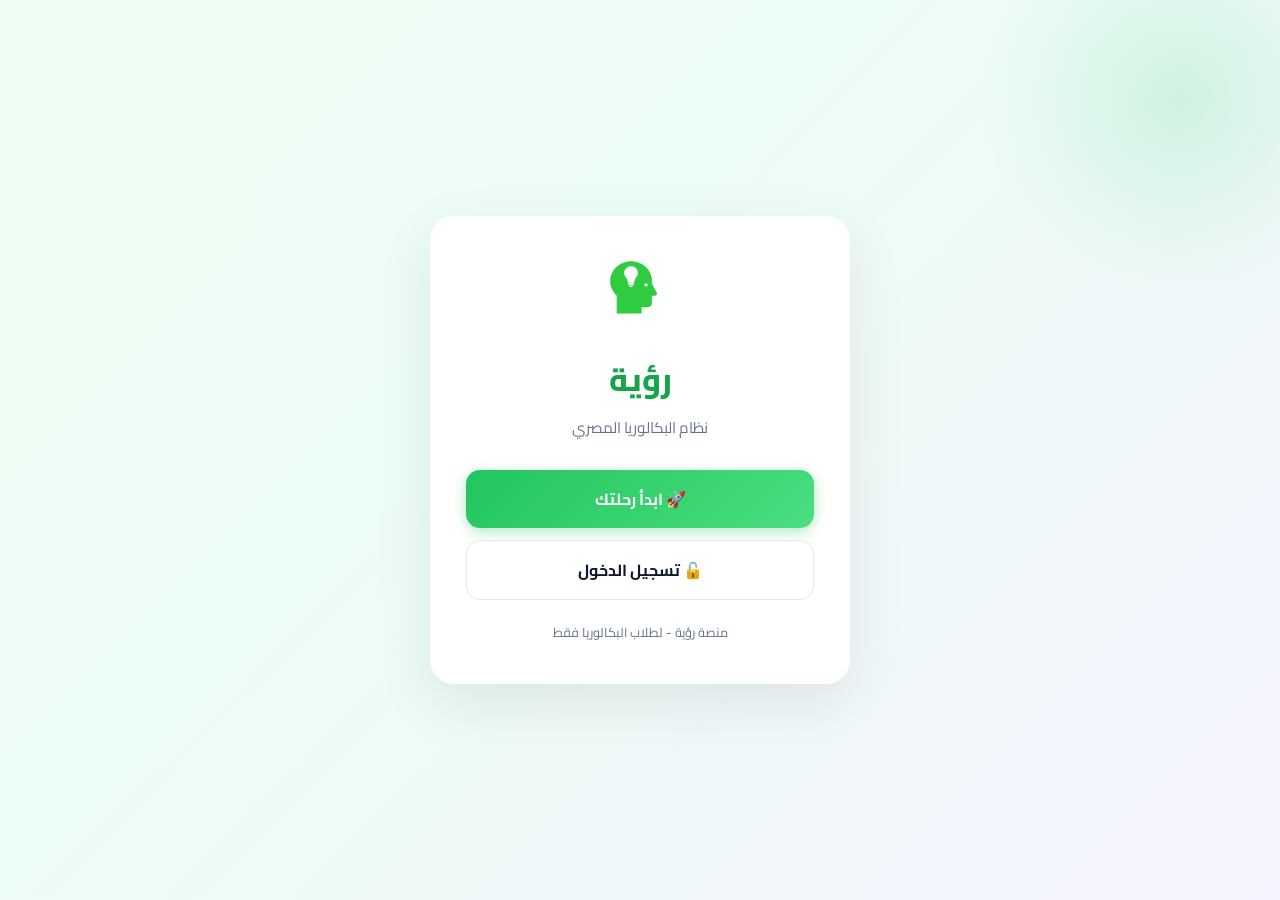
<file: index.html>
<!DOCTYPE html>
<html lang="ar" dir="rtl">
<head>
    <meta charset="UTF-8" />
    <meta name="viewport" content="width=device-width, initial-scale=1.0" />
    <title>رؤية | الصفحة الرئيسية</title>
    <link rel="preconnect" href="https://fonts.googleapis.com">
    <link rel="preconnect" href="https://fonts.gstatic.com" crossorigin>
    <link href="https://fonts.googleapis.com/css2?family=Cairo:wght@400;500;600;700;800&display=swap" rel="stylesheet">
    <link rel="stylesheet" href="css/style.css">
</head>
<body>
    <div class="login-page">
        <div class="login-card" style="max-width:420px;">
            <div class="login-logo">
                <img src="assets/logo.png" alt="رؤية">
                <h1>رؤية</h1>
                <p>نظام البكالوريا المصري</p>
            </div>

            <div class="login-btns" style="display:flex; flex-direction:column; gap:12px; margin-top:24px;">
                <!-- ✅ الرابط يودي لـ register.html (إنشاء حساب) -->
                <a href="register.html" class="btn btn-primary btn-full" style="text-align:center; text-decoration:none;">
                    🚀 ابدأ رحلتك
                </a>
                <!-- ✅ إضافة رابط تسجيل الدخول (للي عنده حساب) -->
                <a href="login.html" class="btn btn-google btn-full" style="text-align:center; text-decoration:none;">
                    🔓 تسجيل الدخول
                </a>
            </div>

            <p style="margin-top:20px;text-align:center;color:var(--text-muted);font-size:0.8rem;">
                منصة رؤية - لطلاب البكالوريا فقط
            </p>
        </div>
    </div>

    <script src="js/app.js"></script>
    <script>
        // التحقق من تسجيل الدخول (لو في مستخدم مسجل)
        const user = localStorage.getItem('ruaya_user');
        if (user) {
            try {
                const parsed = JSON.parse(user);
                // لو التهيئة مخلصة، يودي للـ Dashboard عشان مايرجعش للصفحة الرئيسية
                if (parsed.onboardingDone) {
                    window.location.href = 'dashboard.html';
                } else {
                    window.location.href = 'onboarding.html';
                }
            } catch (e) {}
        }
    </script>
</body>
</html>
</file>
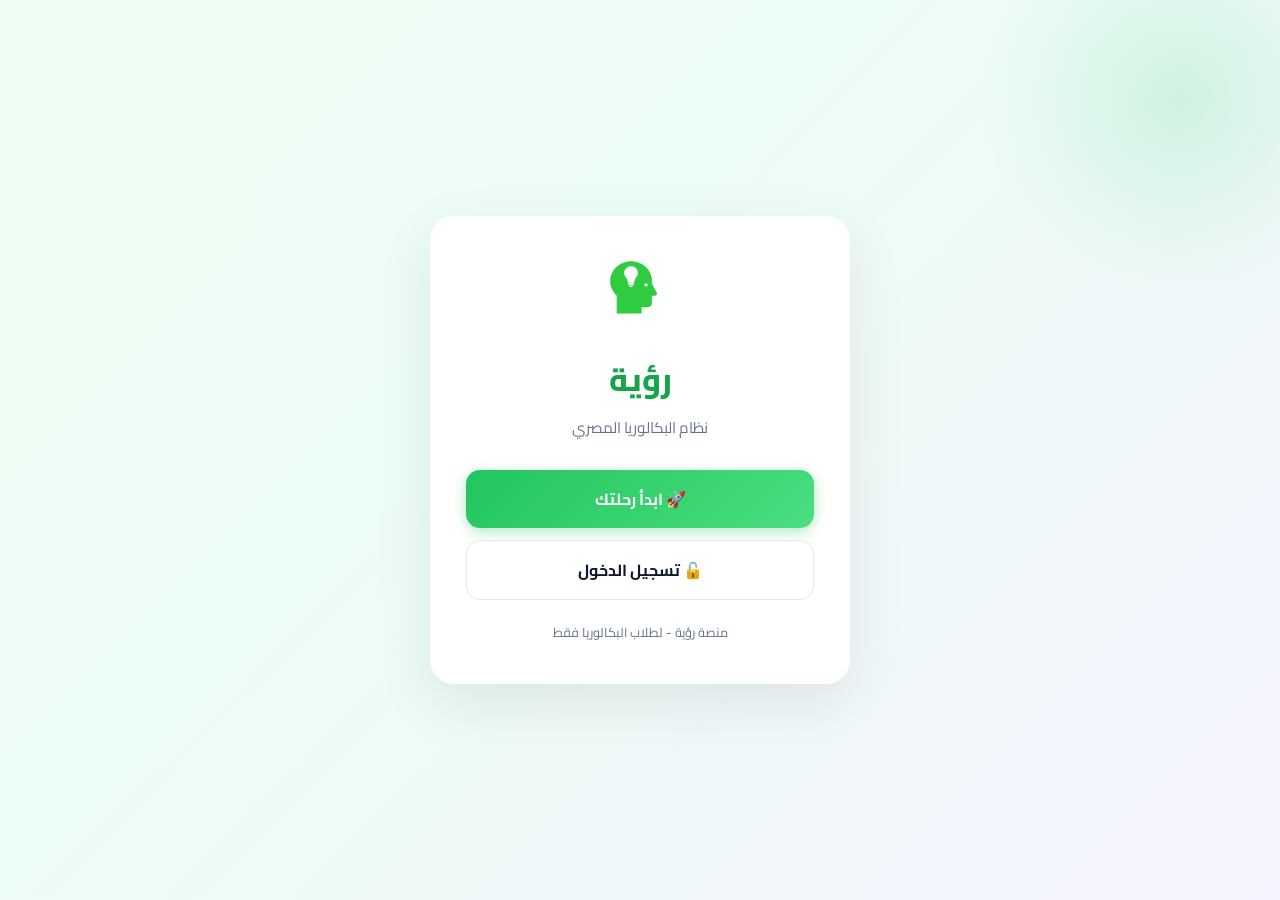
<file: dashboard.html>
<!DOCTYPE html>
<html lang="ar" dir="rtl">
<head>
  <meta charset="UTF-8" />
  <meta name="viewport" content="width=device-width, initial-scale=1.0" />
  <title>رؤية | الرئيسية</title>
  <link rel="preconnect" href="https://fonts.googleapis.com">
  <link rel="preconnect" href="https://fonts.gstatic.com" crossorigin>
  <link href="https://fonts.googleapis.com/css2?family=Cairo:wght@400;500;600;700;800&display=swap" rel="stylesheet">
  <link rel="stylesheet" href="css/style.css">
</head>
<body>
  <!-- Sidebar -->
  <aside class="sidebar">
    <div class="logo-area">
      <img src="assets/logo.png" alt="رؤية" />
      <div class="brand">رؤية</div>
    </div>
    <ul class="nav-menu">
      <li class="nav-item"><a href="dashboard.html" class="nav-link active"><span class="icon">🏠</span> الرئيسية</a></li>
      <li class="nav-item"><a href="plan.html" class="nav-link"><span class="icon">📅</span> المخطط الشهري</a></li>
      <li class="nav-item"><a href="week.html" class="nav-link"><span class="icon">📋</span> الأسبوع</a></li>
      <li class="nav-item"><a href="subjects.html" class="nav-link"><span class="icon">📚</span> المواد</a></li>
      <li class="nav-item"><a href="exams.html" class="nav-link"><span class="icon">📝</span> الاختبارات</a></li>
      <li class="nav-item"><a href="leaderboard.html" class="nav-link"><span class="icon">🏆</span> الأوائل</a></li>
      <li class="nav-item"><a href="profile.html" class="nav-link"><span class="icon">👤</span> البروفايل</a></li>
      <li class="nav-item">
        <a href="login.html" class="nav-link" onclick="localStorage.removeItem('ruaya_user');">
          <span class="icon">🚪</span> تسجيل الخروج
        </a>
      </li>
    </ul>
    <div class="user-card">
      <div class="user-avatar" id="sidebarAvatar">?</div>
      <div class="user-info">
        <h4 id="sidebarName">مستخدم</h4>
        <span id="sidebarPath">—</span>
      </div>
    </div>
  </aside>

  <!-- Main Content -->
  <main class="main">
    <div class="top-bar">
      <div class="greeting">
        <h1>أهلاً <span id="userName">بك</span>! 👋</h1>
        <p>يلا نكمل رحلتك النهارده • <span id="currentDate"></span></p>
      </div>
      <div class="top-actions">
        <button class="icon-btn" onclick="alert('📢 الإشعارات قريباً')">🔔</button>
        <button class="icon-btn" id="darkModeToggle" onclick="window.toggleDarkMode && window.toggleDarkMode()">🌙</button>
      </div>
    </div>

    <!-- Stats - كلها تبدأ من صفر -->
    <div class="stats-grid">
      <div class="stat-card green">
        <div class="stat-header">
          <div>
            <div class="stat-value" id="progressValue">0%</div>
            <div class="stat-label">إنجاز الشهر</div>
          </div>
          <div class="stat-icon">📈</div>
        </div>
      </div>
      <div class="stat-card purple">
        <div class="stat-header">
          <div>
            <div class="stat-value" id="streakValue">0</div>
            <div class="stat-label">يوم متواصل 🔥</div>
          </div>
          <div class="stat-icon">🔥</div>
        </div>
      </div>
      <div class="stat-card orange">
        <div class="stat-header">
          <div>
            <div class="stat-value" id="scoreValue">0</div>
            <div class="stat-label">من أصل 600 درجة</div>
          </div>
          <div class="stat-icon">🎯</div>
        </div>
      </div>
      <div class="stat-card blue">
        <div class="stat-header">
          <div>
            <div class="stat-value" id="tasksValue">0</div>
            <div class="stat-label">مهام متبقية النهاردة</div>
          </div>
          <div class="stat-icon">✅</div>
        </div>
      </div>
    </div>

    <!-- Content Grid -->
    <div class="content-grid">
      <!-- رحلة الشهر - تبدأ من الأسبوع الأول -->
      <div class="card">
        <div class="card-title">🚀 رحلتك هذا الشهر</div>
        <div class="path-container">
          <div class="path-line"></div>
          <div class="path-nodes" id="pathNodes">
            <!-- هتتملأ من JavaScript حسب التقدم الحقيقي -->
          </div>
        </div>
      </div>

      <!-- مواقيت الصلاة -->
      <div class="card">
        <div class="card-title">🕌 مواقيت الصلاة</div>
        <div style="padding: 10px 0;">
          <div class="prayer-mini">
            <div class="prayer-chip"><div class="p-name">فجر</div><div class="p-time">٤:٣٠</div></div>
            <div class="prayer-chip"><div class="p-name">ظهر</div><div class="p-time">١:٠١</div></div>
            <div class="prayer-chip"><div class="p-name">عصر</div><div class="p-time">٤:٣٨</div></div>
            <div class="prayer-chip"><div class="p-name">مغرب</div><div class="p-time">٧:٥٣</div></div>
            <div class="prayer-chip"><div class="p-name">عشاء</div><div class="p-time">٩:٢١</div></div>
          </div>
          <p style="text-align:center;color:var(--text-muted);font-size:0.8rem;margin-top:12px;">
            📍 مواقيت تقريبية حسب توقيت القاهرة
          </p>
        </div>
      </div>
    </div>
  </main>

  <img src="assets/leaf.png" class="deco-leaf" alt="" />
  <script src="js/app.js"></script>
  <script>
    // تاريخ اليوم
    const now = new Date();
    const days = ['الأحد', 'الإثنين', 'الثلاثاء', 'الأربعاء', 'الخميس', 'الجمعة', 'السبت'];
    const months = ['يناير', 'فبراير', 'مارس', 'أبريل', 'مايو', 'يونيو', 'يوليو', 'أغسطس', 'سبتمبر', 'أكتوبر', 'نوفمبر', 'ديسمبر'];
    document.getElementById('currentDate').textContent =
      `${days[now.getDay()]} ${now.getDate()} ${months[now.getMonth()]} ${now.getFullYear()}`;

    // تحميل الداشبورد (من app.js)
    // ملحوظة: renderPathNodes بقى بينادى دايمًا جوه loadDashboard نفسها (في app.js)
    // بدل ما كان بيتنادى بس في مسار احتياطي مستحيل يتنفذ عمليًا، وده كان بيخلي
    // قسم "رحلتك هذا الشهر" يفضل فاضي تمامًا في التشغيل العادي
    if (typeof loadDashboard === 'function') {
      loadDashboard();
    } else {
      const user = JSON.parse(localStorage.getItem('ruaya_user') || '{}');
      if (user.name) {
        document.getElementById('userName').textContent = user.name.split(' ')[0];
      }
      if (window.updateSidebar) window.updateSidebar(user);
      renderPathNodes(1);
    }

    // رسم مسار الأسابيع حسب التاريخ الفعلي (مش حسب نسبة إنجاز أسبوع واحد)
    function renderPathNodes(currentWeek) {
      const container = document.getElementById('pathNodes');
      if (!container) return;
      currentWeek = currentWeek || 1;

      const weeks = [
        { num: 1, title: 'الأسبوع الأول' },
        { num: 2, title: 'الأسبوع الثاني' },
        { num: 3, title: 'الأسبوع الثالث' },
        { num: 4, title: 'الأسبوع الرابع' },
        { num: 5, title: 'نهاية الشهر', isFinal: true }
      ];

      let html = '';
      weeks.forEach((w, index) => {
        const weekNum = index + 1;
        let circleClass = 'locked';
        let circleContent = w.isFinal ? '🏆' : w.num;
        let badgeText = 'مقفل';
        let badgeStyle = 'background:#f1f5f9;color:#94a3b8;';
        let infoText = 'مقفل • يبدأ قريباً';

        if (weekNum < currentWeek) {
          circleClass = 'completed';
          circleContent = '✓';
          badgeText = 'مكتمل';
          badgeStyle = 'background:#dcfce7;color:#16a34a;';
          infoText = 'تم بنجاح • 100%';
        } else if (weekNum === currentWeek && !w.isFinal) {
          circleClass = 'current';
          circleContent = w.num;
          badgeText = 'الحالي';
          badgeStyle = 'background:#ede9fe;color:#6d28d9;';
          infoText = 'جاري الآن • 0%'; // ده رسم مبدئي بس، updateWeeklyProgress() هيحدثه بالنسبة الحقيقية فورًا
        }

        html += `
          <div class="path-node" onclick="window.location.href='week.html'">
            <div class="node-circle ${circleClass}">${circleContent}</div>
            <div class="node-info">
              <h4>${w.title}</h4>
              <span>${infoText}</span>
            </div>
            <span class="node-badge" style="${badgeStyle}">${badgeText}</span>
          </div>
        `;
      });

      container.innerHTML = html;
    }

    // تصدير الدالة عشان app.js يقدر يستخدمها
    window.renderPathNodes = renderPathNodes;
  </script>
</body>
</html>
</file>
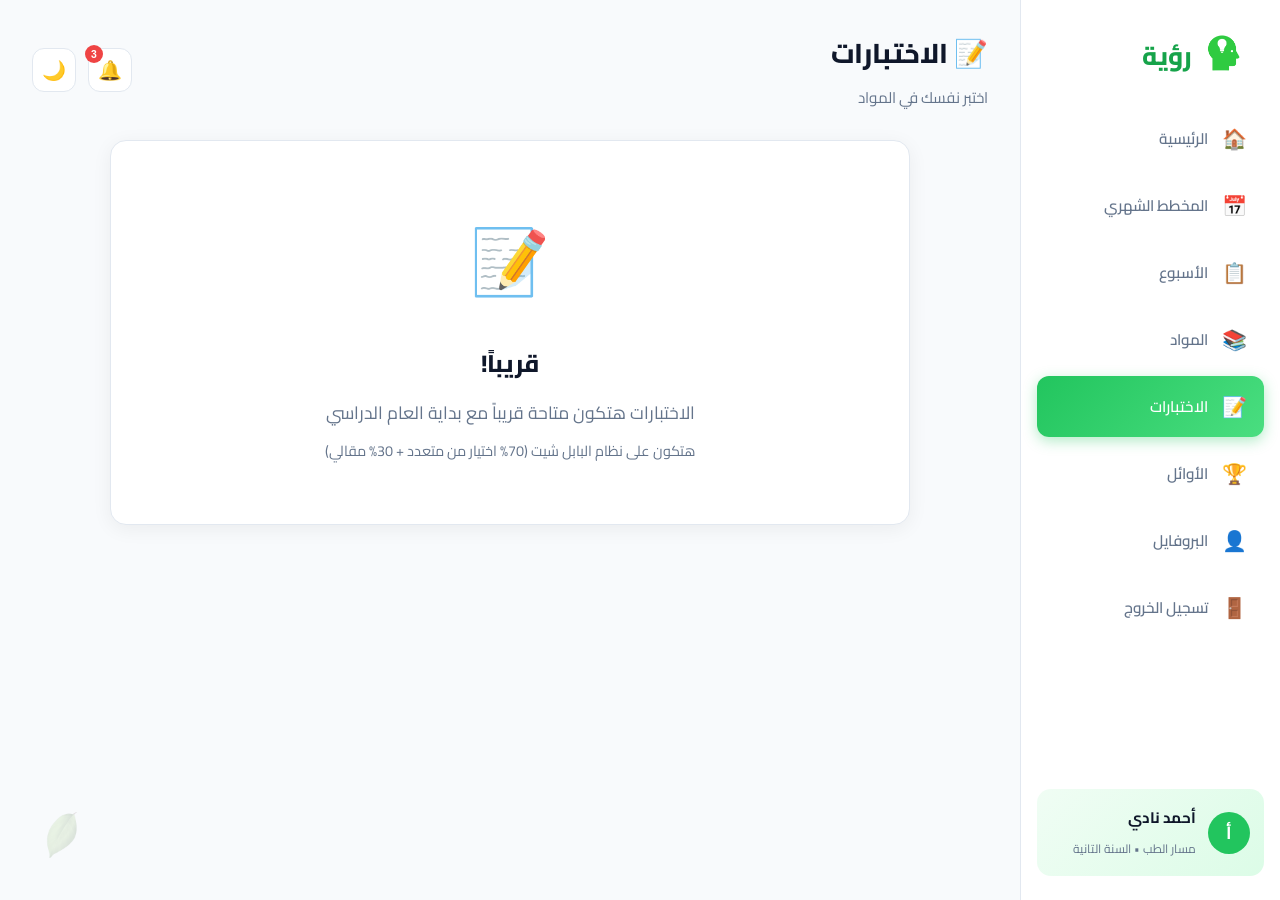
<file: exams.html>
<!DOCTYPE html>
<html lang="ar" dir="rtl">
<head>
    <meta charset="UTF-8" />
    <meta name="viewport" content="width=device-width, initial-scale=1.0" />
    <title>رؤية | الاختبارات</title>
    <link rel="preconnect" href="https://fonts.googleapis.com">
    <link rel="preconnect" href="https://fonts.gstatic.com" crossorigin>
    <link href="https://fonts.googleapis.com/css2?family=Cairo:wght@400;500;600;700;800&display=swap" rel="stylesheet">
    <link rel="stylesheet" href="css/style.css">
</head>
<body>
    <aside class="sidebar">
        <div class="logo-area"><img src="assets/logo.png" alt="رؤية" /><div class="brand">رؤية</div></div>
        <ul class="nav-menu">
            <li class="nav-item"><a href="dashboard.html" class="nav-link"><span class="icon">🏠</span> الرئيسية</a></li>
            <li class="nav-item"><a href="plan.html" class="nav-link"><span class="icon">📅</span> المخطط الشهري</a></li>
            <li class="nav-item"><a href="week.html" class="nav-link"><span class="icon">📋</span> الأسبوع</a></li>
            <li class="nav-item"><a href="subjects.html" class="nav-link"><span class="icon">📚</span> المواد</a></li>
            <li class="nav-item"><a href="exams.html" class="nav-link active"><span class="icon">📝</span> الاختبارات</a></li>
            <li class="nav-item"><a href="leaderboard.html" class="nav-link"><span class="icon">🏆</span> الأوائل</a></li>
            <li class="nav-item"><a href="profile.html" class="nav-link"><span class="icon">👤</span> البروفايل</a></li>
            <li class="nav-item">
                <a href="login.html" class="nav-link" onclick="localStorage.removeItem('ruaya_user');">
                    <span class="icon">🚪</span> تسجيل الخروج
                </a>
            </li>
        </ul>
        <div class="user-card">
            <div class="user-avatar">أ</div>
            <div class="user-info"><h4 id="sidebarName">أحمد نادي</h4><span id="sidebarPath">مسار الطب • السنة التانية</span></div>
        </div>
    </aside>

    <main class="main">
        <div class="top-bar">
            <div class="greeting">
                <h1>📝 الاختبارات</h1>
                <p>اختبر نفسك في المواد</p>
            </div>
            <div class="top-actions">
                <button class="icon-btn" onclick="alert('📢 الإشعارات قريباً')">🔔 <span class="badge">3</span></button>
                <button class="icon-btn" id="darkModeToggle" onclick="window.toggleDarkMode()">🌙</button>
            </div>
        </div>

        <div class="exams-container">
            <div class="card" style="text-align:center;padding:60px 20px;">
                <div style="font-size:4rem;margin-bottom:20px;">📝</div>
                <h2 style="font-size:1.5rem;font-weight:800;margin-bottom:10px;">قريباً!</h2>
                <p style="color:var(--text-muted);font-size:1.1rem;">الاختبارات هتكون متاحة قريباً مع بداية العام الدراسي</p>
                <p style="color:var(--text-muted);font-size:0.9rem;margin-top:8px;">هتكون على نظام البابل شيت (70% اختيار من متعدد + 30% مقالي)</p>
            </div>
        </div>
    </main>

    <img src="assets/leaf.png" class="deco-leaf" alt="" />
    <script src="js/app.js"></script>
    <script>
        const user = JSON.parse(localStorage.getItem('ruaya_user')) || {};
        if (window.updateSidebar) window.updateSidebar(user);
    </script>
</body>
</html>
</file>
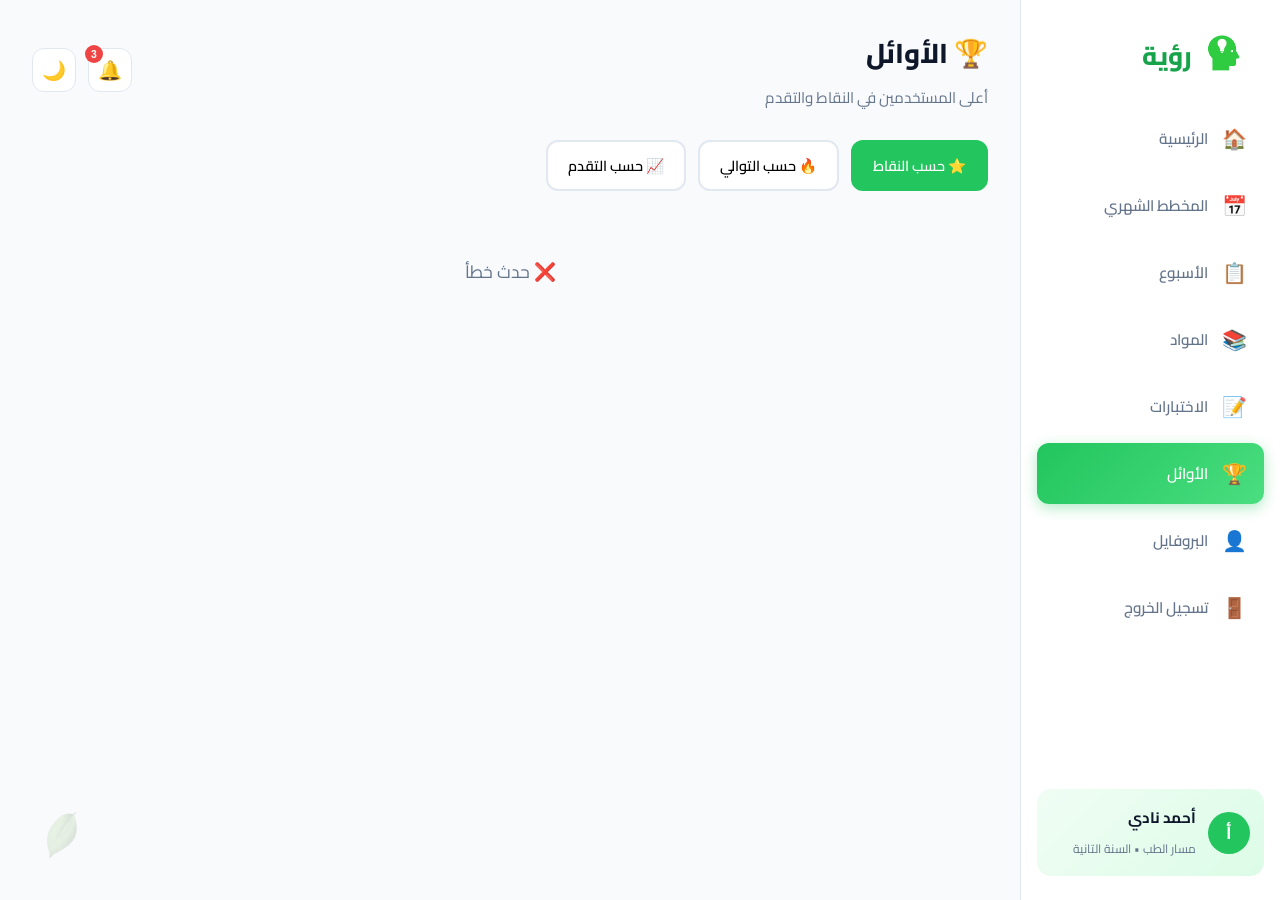
<file: leaderboard.html>
<!DOCTYPE html>
<html lang="ar" dir="rtl">
<head>
    <meta charset="UTF-8" />
    <meta name="viewport" content="width=device-width, initial-scale=1.0" />
    <title>رؤية | الأوائل</title>
    <link rel="preconnect" href="https://fonts.googleapis.com">
    <link rel="preconnect" href="https://fonts.gstatic.com" crossorigin>
    <link href="https://fonts.googleapis.com/css2?family=Cairo:wght@400;500;600;700;800&display=swap" rel="stylesheet">
    <link rel="stylesheet" href="css/style.css">
</head>
<body>
    <!-- Sidebar -->
    <aside class="sidebar">
        <div class="logo-area"><img src="assets/logo.png" alt="رؤية" /><div class="brand">رؤية</div></div>
        <ul class="nav-menu">
            <li class="nav-item"><a href="dashboard.html" class="nav-link"><span class="icon">🏠</span> الرئيسية</a></li>
            <li class="nav-item"><a href="plan.html" class="nav-link"><span class="icon">📅</span> المخطط الشهري</a></li>
            <li class="nav-item"><a href="week.html" class="nav-link"><span class="icon">📋</span> الأسبوع</a></li>
            <li class="nav-item"><a href="subjects.html" class="nav-link"><span class="icon">📚</span> المواد</a></li>
            <li class="nav-item"><a href="exams.html" class="nav-link"><span class="icon">📝</span> الاختبارات</a></li>
            <li class="nav-item"><a href="leaderboard.html" class="nav-link active"><span class="icon">🏆</span> الأوائل</a></li>
            <li class="nav-item"><a href="profile.html" class="nav-link"><span class="icon">👤</span> البروفايل</a></li>
            <li class="nav-item">
                <a href="login.html" class="nav-link" onclick="localStorage.removeItem('ruaya_user');">
                    <span class="icon">🚪</span> تسجيل الخروج
                </a>
            </li>
        </ul>
        <div class="user-card">
            <div class="user-avatar">أ</div>
            <div class="user-info"><h4 id="sidebarName">أحمد نادي</h4><span id="sidebarPath">مسار الطب • السنة التانية</span></div>
        </div>
    </aside>

    <!-- Main Content -->
    <main class="main">
        <div class="top-bar">
            <div class="greeting">
                <h1>🏆 الأوائل</h1>
                <p>أعلى المستخدمين في النقاط والتقدم</p>
            </div>
            <div class="top-actions">
                <button class="icon-btn" onclick="alert('📢 الإشعارات قريباً')">🔔 <span class="badge">3</span></button>
                <button class="icon-btn" id="darkModeToggle" onclick="window.toggleDarkMode()">🌙</button>
            </div>
        </div>

        <div class="leaderboard-filters">
            <button class="filter-btn active" data-filter="points" onclick="window.loadLeaderboard()">⭐ حسب النقاط</button>
            <button class="filter-btn" data-filter="streak" onclick="window.loadLeaderboard()">🔥 حسب التوالي</button>
            <button class="filter-btn" data-filter="progress" onclick="window.loadLeaderboard()">📈 حسب التقدم</button>
        </div>

        <div class="leaderboard-list" id="leaderboardList">
            <div class="loading">⏳ جاري التحميل...</div>
        </div>
    </main>

    <img src="assets/leaf.png" class="deco-leaf" alt="" />
    <script src="js/app.js"></script>
    <script>
        // ==========================================
        // تحميل الصفحة
        // ==========================================
        document.addEventListener('DOMContentLoaded', function() {
            // تحديث Sidebar
            const user = JSON.parse(localStorage.getItem('ruaya_user')) || {};
            if (window.updateSidebar) window.updateSidebar(user);

            // تحميل الأوائل (يستخدم الدالة من app.js)
            window.loadLeaderboard();
        });
    </script>
</body>
</html>
</file>
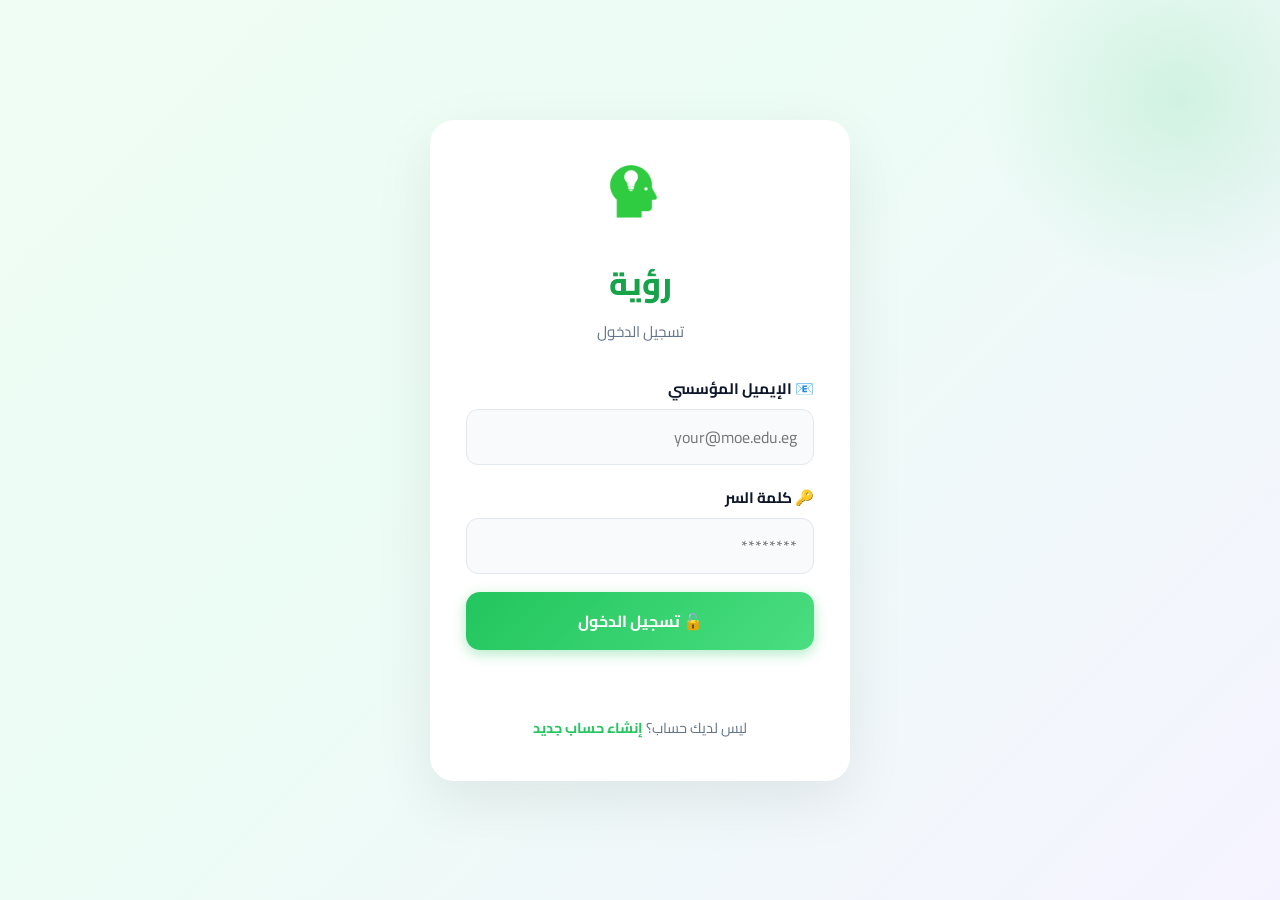
<file: login.html>
<!DOCTYPE html>
<html lang="ar" dir="rtl">
<head>
    <meta charset="UTF-8" />
    <meta name="viewport" content="width=device-width, initial-scale=1.0" />
    <title>رؤية | تسجيل الدخول</title>
    <link rel="preconnect" href="https://fonts.googleapis.com">
    <link rel="preconnect" href="https://fonts.gstatic.com" crossorigin>
    <link href="https://fonts.googleapis.com/css2?family=Cairo:wght@400;500;600;700;800&display=swap" rel="stylesheet">
    <link rel="stylesheet" href="css/style.css">
    <style>
        .login-page {
            min-height: 100vh;
            display: flex;
            align-items: center;
            justify-content: center;
            background: linear-gradient(135deg, #f0fdf4 0%, #ecfdf5 40%, #f5f3ff 100%);
            padding: 20px;
        }
        .login-card {
            background: white;
            border-radius: 24px;
            padding: 40px 36px;
            width: 100%;
            max-width: 420px;
            box-shadow: 0 20px 60px rgba(0,0,0,0.08);
            animation: fadeInUp 0.6s ease;
        }
        .login-card .form-group { margin-bottom: 18px; }
        .login-card .form-group label { display: block; font-weight: 700; margin-bottom: 6px; font-size: 0.95rem; }
        .login-card .form-group input {
            width: 100%;
            padding: 12px 16px;
            border: 1.5px solid var(--border);
            border-radius: 12px;
            font-family: 'Cairo', sans-serif;
            font-size: 1rem;
            background: #f8fafc;
            box-sizing: border-box;
            transition: border-color 0.2s;
        }
        .login-card .form-group input:focus {
            outline: none;
            border-color: var(--primary);
            background: white;
        }
        .login-card .login-logo { text-align: center; margin-bottom: 28px; }
        .login-card .login-logo img { width: 72px; height: 72px; border-radius: 18px; margin-bottom: 12px; }
        .login-card .login-logo h1 { font-size: 2rem; font-weight: 800; color: var(--primary-dark); }
        .login-card .login-logo p { color: var(--text-muted); font-size: 0.95rem; margin-top: 4px; }
        .btn-primary {
            background: linear-gradient(135deg, var(--primary), #4ade80);
            color: white;
            box-shadow: 0 4px 14px rgba(34,197,94,0.35);
            border: none;
            padding: 14px 20px;
            border-radius: 14px;
            font-family: 'Cairo', sans-serif;
            font-weight: 700;
            font-size: 1rem;
            cursor: pointer;
            transition: all 0.25s ease;
            width: 100%;
        }
        .btn-primary:hover {
            transform: translateY(-2px);
            box-shadow: 0 8px 24px rgba(34,197,94,0.4);
        }
        .btn-primary:disabled { opacity: 0.6; cursor: not-allowed; transform: none; }
        .login-card .register-link { margin-top: 20px; text-align: center; color: var(--text-muted); font-size: 0.9rem; }
        .login-card .register-link a { color: var(--primary); font-weight: 700; text-decoration: none; }
        .login-card .register-link a:hover { text-decoration: underline; }
        #loginMessage { margin-top: 16px; text-align: center; font-weight: 600; font-size: 0.95rem; min-height: 28px; }
        #loginMessage.error { color: var(--danger); }
        #loginMessage.success { color: var(--success); }
        @keyframes fadeInUp {
            from { opacity: 0; transform: translateY(16px); }
            to { opacity: 1; transform: translateY(0); }
        }
    </style>
</head>
<body>
    <div class="login-page">
        <div class="login-card">
            <div class="login-logo">
                <img src="assets/logo.png" alt="رؤية">
                <h1>رؤية</h1>
                <p>تسجيل الدخول</p>
            </div>

            <form id="loginForm" onsubmit="handleLogin(event)">
                <div class="form-group">
                    <label>📧 الإيميل المؤسسي</label>
                    <input type="email" id="loginEmail" placeholder="your@moe.edu.eg" required>
                </div>

                <div class="form-group">
                    <label>🔑 كلمة السر</label>
                    <input type="password" id="loginPassword" placeholder="********" required>
                </div>

                <button type="submit" class="btn-primary" id="loginBtn">🔓 تسجيل الدخول</button>

                <div id="loginMessage"></div>

                <div class="register-link">
                    ليس لديك حساب؟ <a href="register.html">إنشاء حساب جديد</a>
                </div>
            </form>
        </div>
    </div>

    <script src="js/app.js"></script>
    <script>
        window.handleLogin = async function(event) {
            event.preventDefault();

            const email = document.getElementById('loginEmail').value.trim();
            const password = document.getElementById('loginPassword').value;
            const messageEl = document.getElementById('loginMessage');
            const btn = document.getElementById('loginBtn');

            messageEl.textContent = '';
            messageEl.className = '';
            btn.disabled = true;
            btn.textContent = '⏳ جاري...';

            try {
                const result = await window.loginUser(email, password);
                if (result && result.user) {
                    // ✅ حفظ بيانات المستخدم في localStorage
                    localStorage.setItem('ruaya_user', JSON.stringify(result.user));

                    // ✅ التحويل حسب حالة التهيئة (مع تحويل القيمة لـ Boolean)
                    const onboardingDone = result.user.onboardingDone === 1 || result.user.onboardingDone === true;
                    
                    if (onboardingDone) {
                        window.location.href = 'dashboard.html';
                    } else {
                        window.location.href = 'onboarding.html';
                    }
                } else {
                    throw new Error('بيانات غير صحيحة');
                }
            } catch (error) {
                console.error('❌ خطأ في تسجيل الدخول:', error);
                messageEl.textContent = error.message || '❌ خطأ في تسجيل الدخول';
                messageEl.className = 'error';
                btn.disabled = false;
                btn.textContent = '🔓 تسجيل الدخول';
            }
        };
    </script>
</body>
</html>
</file>
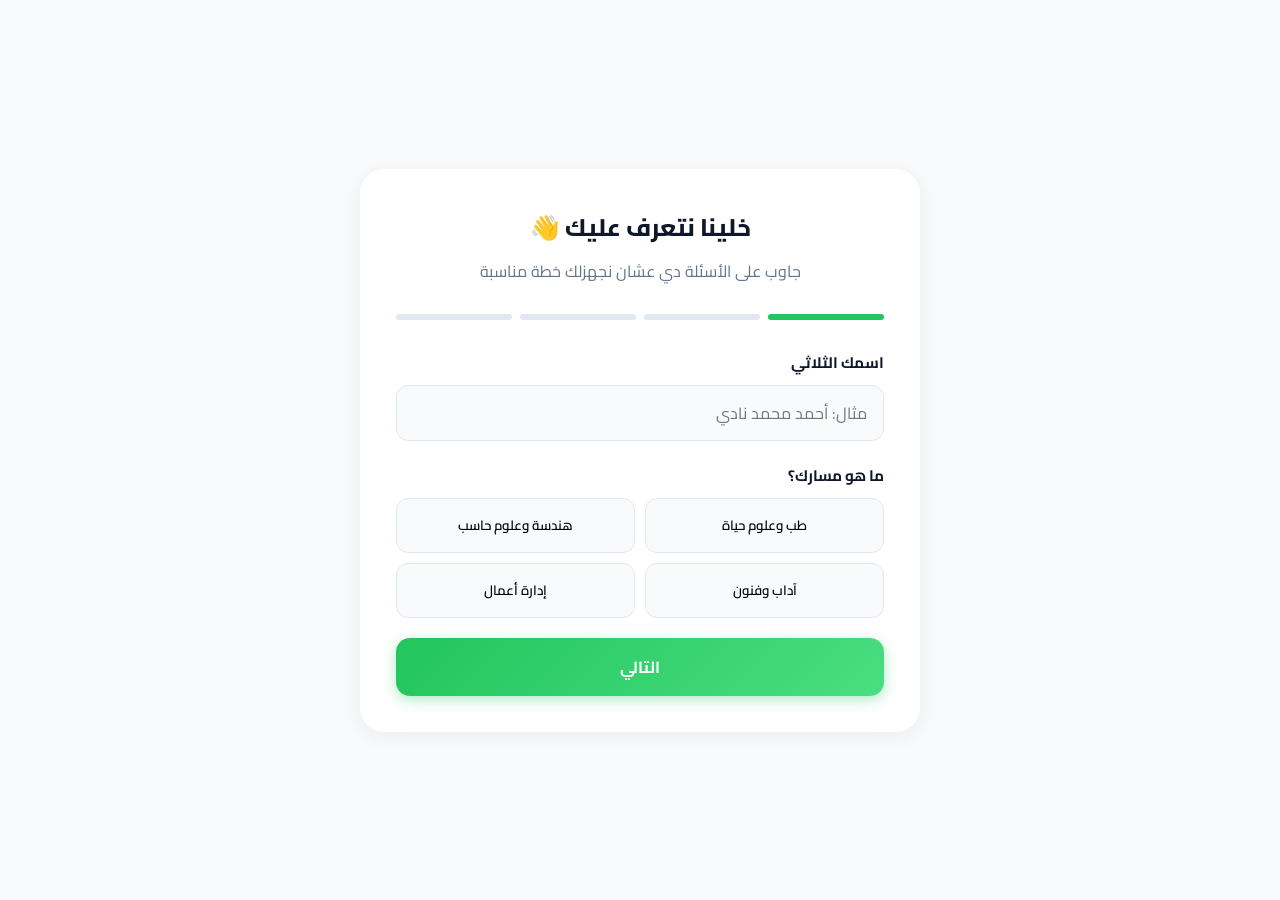
<file: onboarding.html>
<!DOCTYPE html>
<html lang="ar" dir="rtl">
<head>
    <meta charset="UTF-8" />
    <meta name="viewport" content="width=device-width, initial-scale=1.0" />
    <title>رؤية | التهيئة</title>
    <link rel="preconnect" href="https://fonts.googleapis.com">
    <link rel="preconnect" href="https://fonts.gstatic.com" crossorigin>
    <link href="https://fonts.googleapis.com/css2?family=Cairo:wght@400;500;600;700;800&display=swap" rel="stylesheet">
    <link rel="stylesheet" href="css/style.css">
</head>
<body>
    <div class="onboarding-page">
        <div class="onboarding-card">
            <div class="onboarding-header">
                <h2>خلينا نتعرف عليك 👋</h2>
                <p>جاوب على الأسئلة دي عشان نجهزلك خطة مناسبة</p>
            </div>
            <div class="progress-steps">
                <div class="step-dot active" id="dot1"></div>
                <div class="step-dot" id="dot2"></div>
                <div class="step-dot" id="dot3"></div>
                <div class="step-dot" id="dot4"></div>
            </div>

            <!-- Step 1: الاسم + المسار -->
            <div id="step1">
                <div class="form-group">
                    <label>اسمك الثلاثي</label>
                    <input type="text" id="fullNameInput" placeholder="مثال: أحمد محمد نادي" style="width:100%; padding:12px 16px; border:1.5px solid var(--border); border-radius:12px; font-family:'Cairo',sans-serif; font-size:1rem; background:#f8fafc; box-sizing:border-box;">
                </div>
                <div class="form-group">
                    <label>ما هو مسارك؟</label>
                    <div class="options-grid" id="pathOptions">
                        <button type="button" class="option-btn" data-value="medicine">طب وعلوم حياة</button>
                        <button type="button" class="option-btn" data-value="engineering">هندسة وعلوم حاسب</button>
                        <button type="button" class="option-btn" data-value="arts">آداب وفنون</button>
                        <button type="button" class="option-btn" data-value="business">إدارة أعمال</button>
                    </div>
                </div>
                <button class="btn btn-primary btn-full" onclick="nextStep(1)">التالي</button>
            </div>

            <!-- Step 2: السنة + التخصص -->
            <div id="step2" style="display:none;">
                <div class="form-group">
                    <label>السنة الدراسية</label>
                    <div class="options-grid">
                        <button type="button" class="option-btn year-btn" data-value="2">السنة التانية</button>
                        <button type="button" class="option-btn year-btn" data-value="3">السنة التالتة</button>
                    </div>
                </div>
                <div class="form-group" id="specGroup">
                    <label>مادة التخصص الاختيارية</label>
                    <div class="options-grid" id="specOptions"></div>
                </div>
                <div id="subjectsDisplay" style="display:none; background:#f0fdf4; padding:12px; border-radius:12px; margin-top:10px;">
                    <p style="font-weight:700; margin-bottom:4px;">📚 موادك في السنة التالتة:</p>
                    <p id="subjectsText" style="color:var(--text-muted);"></p>
                </div>
                <div style="display:flex; gap:10px; margin-top:16px;">
                    <button class="btn btn-google" style="flex:1;" onclick="prevStep(2)">رجوع</button>
                    <button class="btn btn-primary" style="flex:2;" onclick="nextStep(2)">التالي</button>
                </div>
            </div>

            <!-- Step 3: المواد الضعيفة والهدف -->
            <div id="step3" style="display:none;">
                <div class="form-group">
                    <label>المواد اللي محتاج تركز عليها أكتر (اختياري)</label>
                    <div class="options-grid" id="weakOptions">
                        <button type="button" class="option-btn weak-btn" data-value="عربي">عربي</button>
                        <button type="button" class="option-btn weak-btn" data-value="إنجليزي">إنجليزي</button>
                        <button type="button" class="option-btn weak-btn" data-value="تاريخ">تاريخ وطني</button>
                    </div>
                </div>
                <div class="form-group">
                    <label>هدفك من الـ 600 درجة؟</label>
                    <input type="number" id="goalScore" min="200" max="600" value="500" placeholder="مثال: 520">
                </div>
                <div style="display:flex; gap:10px;">
                    <button class="btn btn-google" style="flex:1;" onclick="prevStep(3)">رجوع</button>
                    <button class="btn btn-primary" style="flex:2;" onclick="nextStep(3)">التالي</button>
                </div>
            </div>

            <!-- Step 4: الوقت المفضل -->
            <div id="step4" style="display:none;">
                <div class="form-group">
                    <label>بتحب تذاكر في أنهي وقت؟</label>
                    <div class="options-grid">
                        <button type="button" class="option-btn time-btn" data-value="morning">الصباح</button>
                        <button type="button" class="option-btn time-btn" data-value="afternoon">بعد الظهر</button>
                        <button type="button" class="option-btn time-btn" data-value="evening">بالليل</button>
                    </div>
                </div>
                <div style="display:flex; gap:10px;">
                    <button class="btn btn-google" style="flex:1;" onclick="prevStep(4)">رجوع</button>
                    <button class="btn btn-primary" style="flex:2;" onclick="finishOnboarding()">ابدأ رحلتي 🚀</button>
                </div>
            </div>
        </div>
    </div>

    <script src="js/app.js"></script>
    <script>
        let formData = {
            name: '',
            path: '',
            year: '',
            specialization: '',
            weakSubjects: [],
            goalScore: 500,
            preferredTime: ''
        };

        // ==========================================
        // 1. المسار + تحديث التخصصات
        // ==========================================
        document.querySelectorAll('#pathOptions .option-btn').forEach(btn => {
            btn.addEventListener('click', function() {
                document.querySelectorAll('#pathOptions .option-btn').forEach(b => b.classList.remove('selected'));
                this.classList.add('selected');
                formData.path = this.dataset.value;
                formData.specialization = '';
                updateSpecOptions(formData.path);
                document.querySelectorAll('.spec-btn').forEach(b => b.classList.remove('selected'));
            });
        });

        // ==========================================
        // 2. تحديث خيارات التخصص حسب المسار
        // ==========================================
        function updateSpecOptions(path) {
            const specs = window.getSpecializationOptions(path);
            const container = document.getElementById('specOptions');
            container.innerHTML = '';
            specs.forEach(s => {
                const btn = document.createElement('button');
                btn.type = 'button';
                btn.className = 'option-btn spec-btn';
                btn.dataset.value = s;
                btn.textContent = s;
                btn.addEventListener('click', function() {
                    document.querySelectorAll('.spec-btn').forEach(b => b.classList.remove('selected'));
                    this.classList.add('selected');
                    formData.specialization = s;
                });
                container.appendChild(btn);
            });
        }

        // ==========================================
        // 3. السنة
        // ==========================================
        document.querySelectorAll('.year-btn').forEach(btn => {
            btn.addEventListener('click', function() {
                document.querySelectorAll('.year-btn').forEach(b => b.classList.remove('selected'));
                this.classList.add('selected');
                formData.year = this.dataset.value;
                updateYearDisplay();
            });
        });

        function updateYearDisplay() {
            const specGroup = document.getElementById('specGroup');
            const subjectsDisplay = document.getElementById('subjectsDisplay');
            if (formData.year === '2') {
                specGroup.style.display = 'block';
                subjectsDisplay.style.display = 'none';
            } else {
                specGroup.style.display = 'none';
                subjectsDisplay.style.display = 'block';
                const subjects = window.getUserSubjects({ year: '3', path: formData.path });
                document.getElementById('subjectsText').textContent = subjects.join(' - ');
                formData.specialization = '';
                document.querySelectorAll('.spec-btn').forEach(b => b.classList.remove('selected'));
            }
        }

        // ==========================================
        // 4. المواد الضعيفة
        // ==========================================
        document.querySelectorAll('.weak-btn').forEach(btn => {
            btn.addEventListener('click', function() {
                this.classList.toggle('selected');
                const val = this.dataset.value;
                if (this.classList.contains('selected')) {
                    if (!formData.weakSubjects.includes(val)) formData.weakSubjects.push(val);
                } else {
                    formData.weakSubjects = formData.weakSubjects.filter(s => s !== val);
                }
            });
        });

        // ==========================================
        // 5. الوقت المفضل
        // ==========================================
        document.querySelectorAll('.time-btn').forEach(btn => {
            btn.addEventListener('click', function() {
                document.querySelectorAll('.time-btn').forEach(b => b.classList.remove('selected'));
                this.classList.add('selected');
                formData.preferredTime = this.dataset.value;
            });
        });

        // ==========================================
        // 6. دوال التنقل
        // ==========================================
        function updateDots(step) {
            for (let i = 1; i <= 4; i++) {
                document.getElementById('dot' + i).classList.toggle('active', i <= step);
            }
        }

        function showStep(n) {
            for (let i = 1; i <= 4; i++) {
                document.getElementById('step' + i).style.display = i === n ? 'block' : 'none';
            }
            updateDots(n);
        }

        window.nextStep = function(current) {
            if (current === 1) {
                const nameVal = document.getElementById('fullNameInput').value.trim();
                if (!nameVal) { alert('من فضلك اكتب اسمك الثلاثي'); return; }
                if (!formData.path) { alert('اختار مسارك أولاً'); return; }
                formData.name = nameVal;
                showStep(2);
                updateYearDisplay();
                return;
            } else if (current === 2) {
                if (!formData.year) { alert('اختار السنة أولاً'); return; }
                if (formData.year === '2' && !formData.specialization) {
                    alert('اختار مادة التخصص');
                    return;
                }
                showStep(3);
            } else if (current === 3) {
                formData.goalScore = parseInt(document.getElementById('goalScore').value) || 500;
                showStep(4);
            }
        };

        window.prevStep = function(current) { showStep(current - 1); };

        window.finishOnboarding = function() {
            // التحقق من وقت المذاكرة
            if (!formData.preferredTime) {
                alert('اختار وقت المذاكرة المفضل');
                return;
            }
            if (!formData.name) {
                alert('في مشكلة في الاسم، ارجع لأول خطوة');
                showStep(1);
                return;
            }

            // ✅ حفظ البيانات (مع تجاهل الأخطاء)
            try {
                saveOnboardingData(formData);
            } catch (e) {
                console.error('❌ خطأ:', e);
                // حتى لو حصل خطأ، نحاول نروح للـ Dashboard
                window.location.href = 'dashboard.html';
            }
        };

        showStep(1);
    </script>
</body>
</html>
</file>
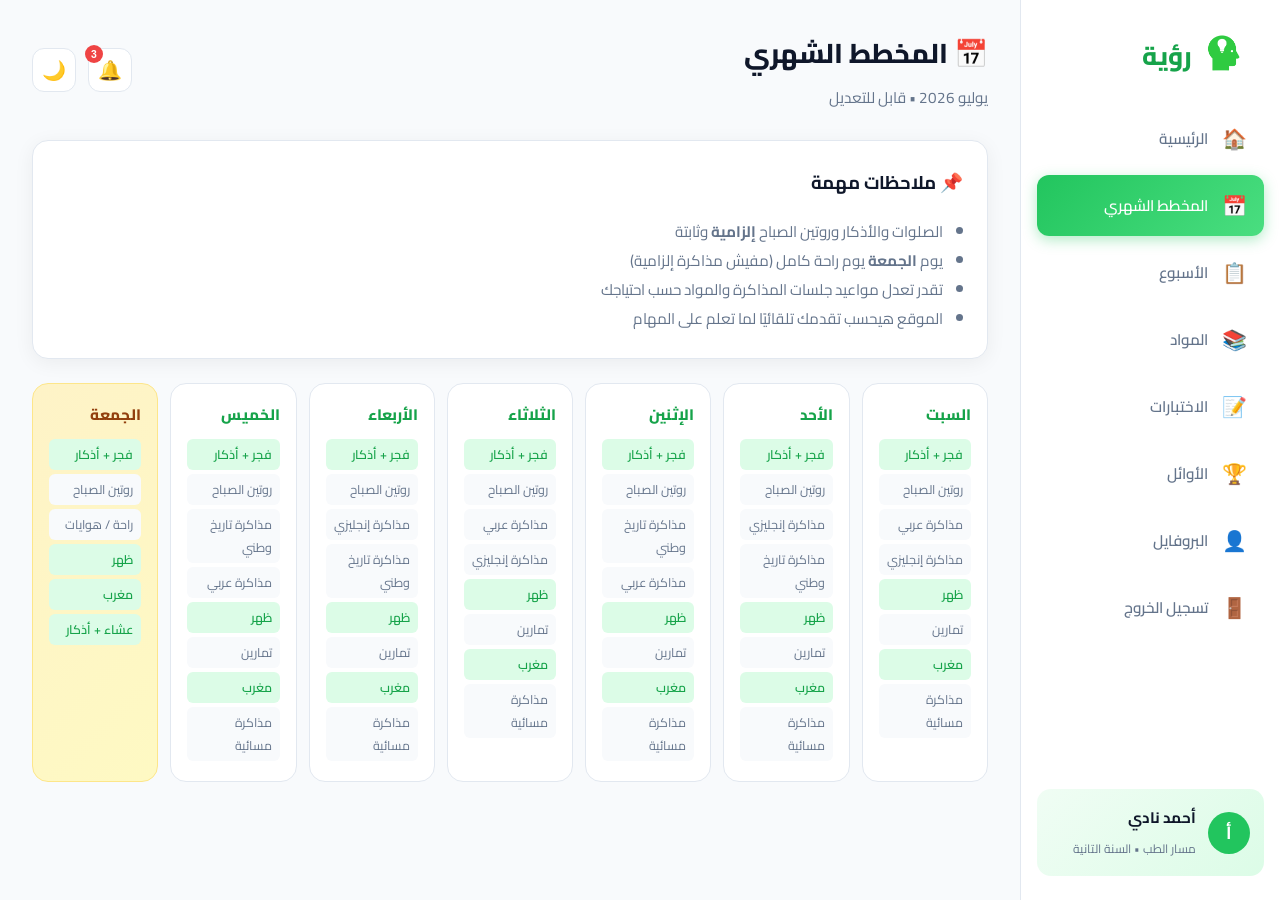
<file: plan.html>
<!DOCTYPE html>
<html lang="ar" dir="rtl">
<head>
    <meta charset="UTF-8" />
    <meta name="viewport" content="width=device-width, initial-scale=1.0" />
    <title>رؤية | المخطط الشهري</title>
    <link rel="preconnect" href="https://fonts.googleapis.com">
    <link rel="preconnect" href="https://fonts.gstatic.com" crossorigin>
    <link href="https://fonts.googleapis.com/css2?family=Cairo:wght@400;500;600;700;800&display=swap" rel="stylesheet">
    <link rel="stylesheet" href="css/style.css">
    <style>
        .plan-days {
            display: grid;
            grid-template-columns: repeat(7, 1fr);
            gap: 12px;
        }
        .day-card {
            background: var(--card);
            border-radius: var(--radius);
            padding: 16px;
            border: 1px solid var(--border);
            min-height: 180px;
            transition: all 0.25s;
        }
        .day-card:hover {
            box-shadow: var(--shadow);
            transform: translateY(-2px);
        }
        .day-card.friday {
            background: linear-gradient(135deg, #fef3c7, #fef9c3);
            border-color: #fde68a;
        }
        .day-card h4 {
            font-size: 0.95rem;
            font-weight: 800;
            margin-bottom: 10px;
            color: var(--primary-dark);
        }
        .day-card.friday h4 {
            color: #92400e;
        }
        .day-task {
            font-size: 0.78rem;
            padding: 4px 8px;
            background: #f8fafc;
            border-radius: 6px;
            margin-bottom: 4px;
            color: var(--text-muted);
        }
        .day-task.prayer-task {
            background: var(--primary-soft);
            color: var(--primary-dark);
            font-weight: 600;
        }

        body.dark-mode .day-card {
            background: var(--card);
            border-color: var(--border);
        }
        body.dark-mode .day-card.friday {
            background: #1a2e1a;
            border-color: #334155;
        }
        body.dark-mode .day-card.friday h4 {
            color: #fde68a;
        }
        body.dark-mode .day-task {
            background: #1e293b;
            color: var(--text);
        }
        body.dark-mode .day-task.prayer-task {
            background: #1a2e1a;
            color: #86efac;
        }

        @media (max-width: 1100px) {
            .plan-days { grid-template-columns: repeat(4, 1fr); }
        }
        @media (max-width: 768px) {
            .plan-days { grid-template-columns: repeat(2, 1fr); }
        }
    </style>
</head>
<body>
    <!-- Sidebar -->
    <aside class="sidebar">
        <div class="logo-area"><img src="assets/logo.png" alt="رؤية" /><div class="brand">رؤية</div></div>
        <ul class="nav-menu">
            <li class="nav-item"><a href="dashboard.html" class="nav-link"><span class="icon">🏠</span> الرئيسية</a></li>
            <li class="nav-item"><a href="plan.html" class="nav-link active"><span class="icon">📅</span> المخطط الشهري</a></li>
            <li class="nav-item"><a href="week.html" class="nav-link"><span class="icon">📋</span> الأسبوع</a></li>
            <li class="nav-item"><a href="subjects.html" class="nav-link"><span class="icon">📚</span> المواد</a></li>
            <li class="nav-item"><a href="exams.html" class="nav-link"><span class="icon">📝</span> الاختبارات</a></li>
            <li class="nav-item"><a href="leaderboard.html" class="nav-link"><span class="icon">🏆</span> الأوائل</a></li>
            <li class="nav-item"><a href="profile.html" class="nav-link"><span class="icon">👤</span> البروفايل</a></li>
            <li class="nav-item">
                <a href="login.html" class="nav-link" onclick="localStorage.removeItem('ruaya_user');">
                    <span class="icon">🚪</span> تسجيل الخروج
                </a>
            </li>
        </ul>
        <div class="user-card">
            <div class="user-avatar">أ</div>
            <div class="user-info"><h4 id="sidebarName">أحمد نادي</h4><span id="sidebarPath">مسار الطب • السنة التانية</span></div>
        </div>
    </aside>

    <main class="main">
        <div class="top-bar">
            <div class="greeting">
                <h1>📅 المخطط الشهري</h1>
                <p style="color:var(--text-muted);">يوليو 2026 • قابل للتعديل</p>
            </div>
            <div class="top-actions">
                <button class="icon-btn" onclick="alert('📢 الإشعارات قريباً')">🔔 <span class="badge">3</span></button>
                <button class="icon-btn" id="darkModeToggle" onclick="window.toggleDarkMode()">🌙</button>
            </div>
        </div>

        <div class="card" style="margin-bottom:24px;">
            <div class="card-title">📌 ملاحظات مهمة</div>
            <ul style="padding-right:20px;color:var(--text-muted);line-height:1.9;font-size:0.95rem;">
                <li>الصلوات والأذكار وروتين الصباح <strong>إلزامية</strong> وثابتة</li>
                <li>يوم <strong>الجمعة</strong> يوم راحة كامل (مفيش مذاكرة إلزامية)</li>
                <li>تقدر تعدل مواعيد جلسات المذاكرة والمواد حسب احتياجك</li>
                <li>الموقع هيحسب تقدمك تلقائيًا لما تعلم على المهام</li>
            </ul>
        </div>

        <div class="plan-days" id="planDays"></div>
    </main>

    <script src="js/app.js"></script>
    <script>
        (function applyDark() {
            const isDark = localStorage.getItem('darkMode') === 'true';
            document.body.classList.toggle('dark-mode', isDark);
            const btn = document.getElementById('darkModeToggle');
            if (btn) btn.textContent = isDark ? '☀️' : '🌙';
        })();

        document.addEventListener('DOMContentLoaded', function() {
            const container = document.getElementById('planDays');
            if (!container) return;

            const user = JSON.parse(localStorage.getItem('ruaya_user')) || {};
            if (window.updateSidebar) window.updateSidebar(user);

            const subjects = window.getUserSubjects(user);
            const weekDays = ['السبت', 'الأحد', 'الإثنين', 'الثلاثاء', 'الأربعاء', 'الخميس', 'الجمعة'];

            container.innerHTML = '';

            for (let i = 0; i < weekDays.length; i++) {
                const day = weekDays[i];
                const index = i;
                const card = document.createElement('div');
                card.className = 'day-card' + (index === 6 ? ' friday' : '');

                let html = `<h4>${day}</h4>`;
                const tasks = ['فجر + أذكار', 'روتين الصباح'];

                if (index === 6) {
                    tasks.push('راحة / هوايات');
                } else {
                    if (subjects.length > 0) {
                        const s1 = subjects[index % subjects.length];
                        const s2 = subjects[(index + 1) % subjects.length];
                        tasks.push(`مذاكرة ${s1}`, `مذاكرة ${s2}`);
                    } else {
                        tasks.push('مذاكرة عامة');
                    }
                }

                if (index === 6) {
                    tasks.push('ظهر', 'مغرب', 'عشاء + أذكار');
                } else {
                    tasks.push('ظهر', 'تمارين', 'مغرب', 'مذاكرة مسائية');
                }

                tasks.forEach(t => {
                    const isPrayer = t.includes('فجر') || t.includes('ظهر') || t.includes('مغرب') || t.includes('عشاء') || t.includes('أذكار');
                    html += `<div class="day-task${isPrayer ? ' prayer-task' : ''}">${t}</div>`;
                });

                card.innerHTML = html;
                container.appendChild(card);
            }
        });
    </script>
</body>
</html>
</file>
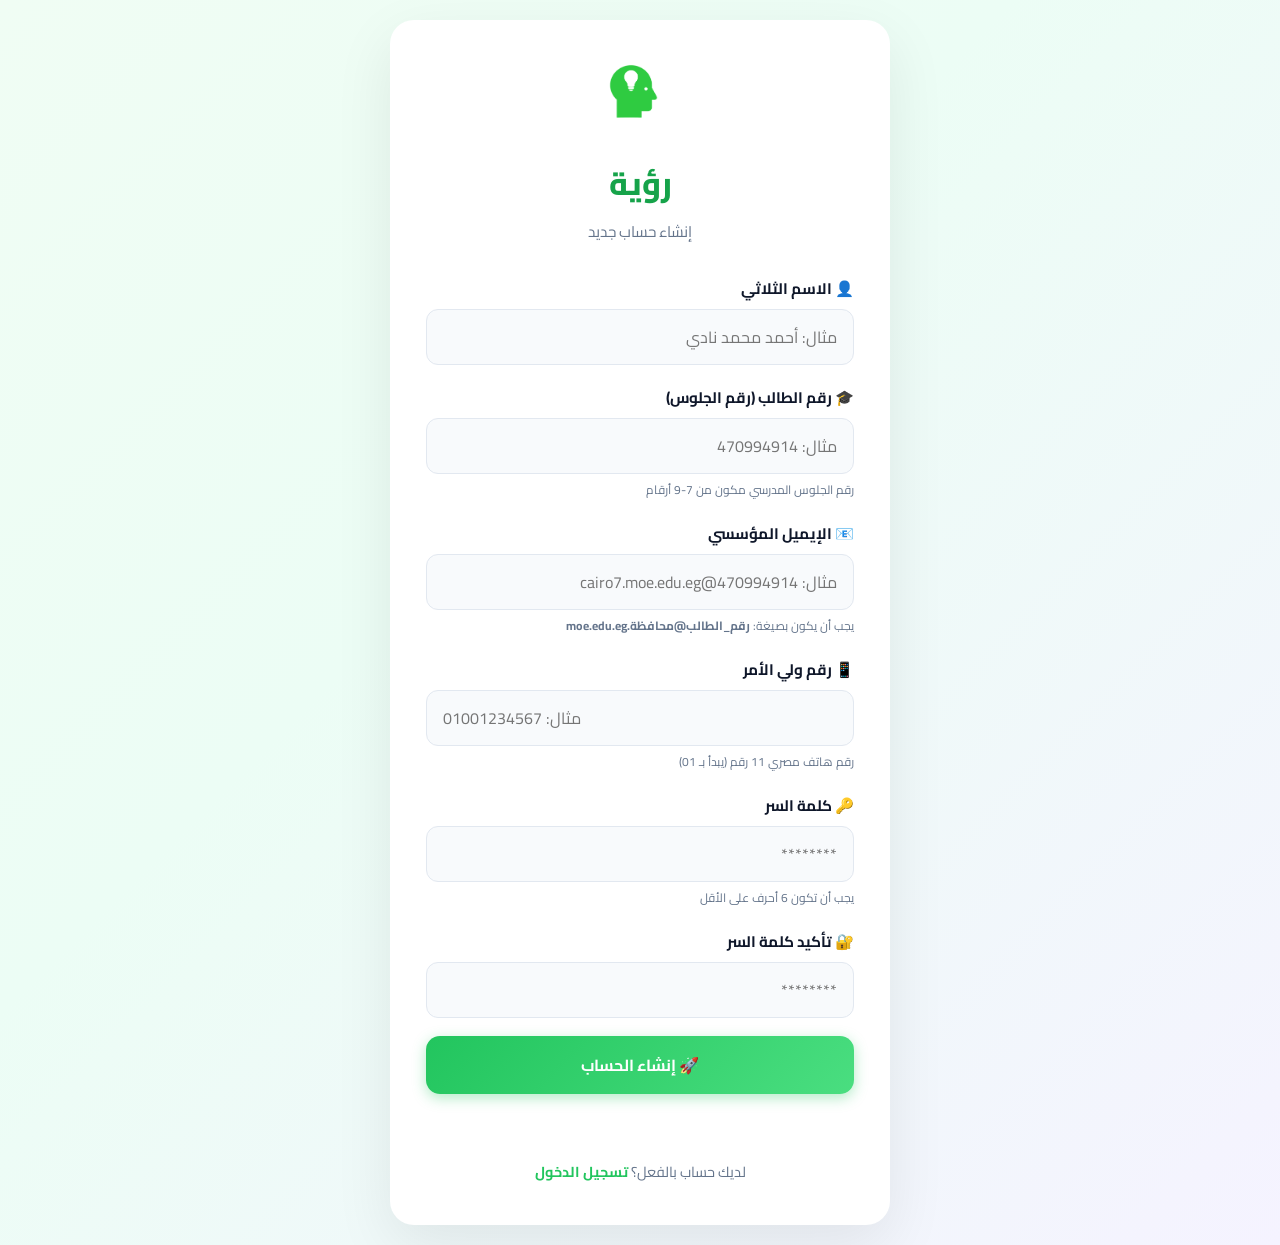
<file: register.html>
<!DOCTYPE html>
<html lang="ar" dir="rtl">
<head>
    <meta charset="UTF-8" />
    <meta name="viewport" content="width=device-width, initial-scale=1.0" />
    <title>رؤية | إنشاء حساب</title>
    <link rel="preconnect" href="https://fonts.googleapis.com">
    <link rel="preconnect" href="https://fonts.gstatic.com" crossorigin>
    <link href="https://fonts.googleapis.com/css2?family=Cairo:wght@400;500;600;700;800&display=swap" rel="stylesheet">
    <link rel="stylesheet" href="css/style.css">
    <style>
        .register-page {
            min-height: 100vh;
            display: flex;
            align-items: center;
            justify-content: center;
            background: linear-gradient(135deg, #f0fdf4 0%, #ecfdf5 40%, #f5f3ff 100%);
            padding: 20px;
        }
        .register-card {
            background: white;
            border-radius: 24px;
            padding: 40px 36px;
            width: 100%;
            max-width: 500px;
            box-shadow: 0 20px 60px rgba(0,0,0,0.08);
            animation: fadeInUp 0.6s ease;
        }
        .register-card .form-group { margin-bottom: 18px; }
        .register-card .form-group label { display: block; font-weight: 700; margin-bottom: 6px; font-size: 0.95rem; color: var(--text); }
        .register-card .form-group input {
            width: 100%;
            padding: 12px 16px;
            border: 1.5px solid var(--border);
            border-radius: 12px;
            font-family: 'Cairo', sans-serif;
            font-size: 1rem;
            background: #f8fafc;
            transition: border-color 0.2s;
            box-sizing: border-box;
        }
        .register-card .form-group input:focus {
            outline: none;
            border-color: var(--primary);
            background: white;
        }
        .register-card .form-group small {
            display: block;
            margin-top: 4px;
            color: var(--text-muted);
            font-size: 0.75rem;
        }
        .register-card .login-logo { text-align: center; margin-bottom: 28px; }
        .register-card .login-logo img { width: 72px; height: 72px; border-radius: 18px; margin-bottom: 12px; }
        .register-card .login-logo h1 { font-size: 2rem; font-weight: 800; color: var(--primary-dark); }
        .register-card .login-logo p { color: var(--text-muted); font-size: 0.95rem; margin-top: 4px; }
        .btn-primary {
            background: linear-gradient(135deg, var(--primary), #4ade80);
            color: white;
            box-shadow: 0 4px 14px rgba(34,197,94,0.35);
            border: none;
            padding: 14px 20px;
            border-radius: 14px;
            font-family: 'Cairo', sans-serif;
            font-weight: 700;
            font-size: 1rem;
            cursor: pointer;
            transition: all 0.25s ease;
            width: 100%;
        }
        .btn-primary:hover {
            transform: translateY(-2px);
            box-shadow: 0 8px 24px rgba(34,197,94,0.4);
        }
        .btn-primary:disabled { opacity: 0.6; cursor: not-allowed; transform: none; }
        .register-card .login-link { margin-top: 20px; text-align: center; color: var(--text-muted); font-size: 0.9rem; }
        .register-card .login-link a { color: var(--primary); font-weight: 700; text-decoration: none; }
        .register-card .login-link a:hover { text-decoration: underline; }
        #registerMessage { margin-top: 16px; text-align: center; font-weight: 600; font-size: 0.95rem; min-height: 28px; }
        #registerMessage.error { color: var(--danger); }
        #registerMessage.success { color: var(--success); }
        @keyframes fadeInUp {
            from { opacity: 0; transform: translateY(16px); }
            to { opacity: 1; transform: translateY(0); }
        }
    </style>
</head>
<body>
    <div class="register-page">
        <div class="register-card">
            <div class="login-logo">
                <img src="assets/logo.png" alt="رؤية">
                <h1>رؤية</h1>
                <p>إنشاء حساب جديد</p>
            </div>

            <form id="registerForm" onsubmit="handleRegister(event)">
                <div class="form-group">
                    <label>👤 الاسم الثلاثي</label>
                    <input type="text" id="fullName" placeholder="مثال: أحمد محمد نادي" required>
                </div>

                <div class="form-group">
                    <label>🎓 رقم الطالب (رقم الجلوس)</label>
                    <input type="text" id="studentId" placeholder="مثال: 470994914" required>
                    <small>رقم الجلوس المدرسي مكون من 7-9 أرقام</small>
                </div>

                <div class="form-group">
                    <label>📧 الإيميل المؤسسي</label>
                    <input type="email" id="schoolEmail" placeholder="مثال: 470994914@cairo7.moe.edu.eg" required>
                    <small>يجب أن يكون بصيغة: <strong>رقم_الطالب@محافظة.moe.edu.eg</strong></small>
                </div>

                <div class="form-group">
                    <label>📱 رقم ولي الأمر</label>
                    <input type="tel" id="parentPhone" placeholder="مثال: 01001234567" required>
                    <small>رقم هاتف مصري 11 رقم (يبدأ بـ 01)</small>
                </div>

                <div class="form-group">
                    <label>🔑 كلمة السر</label>
                    <input type="password" id="password" placeholder="********" required minlength="6">
                    <small>يجب أن تكون 6 أحرف على الأقل</small>
                </div>

                <div class="form-group">
                    <label>🔐 تأكيد كلمة السر</label>
                    <input type="password" id="confirmPassword" placeholder="********" required>
                </div>

                <button type="submit" class="btn-primary" id="registerBtn">🚀 إنشاء الحساب</button>

                <div id="registerMessage"></div>

                <div class="login-link">
                    لديك حساب بالفعل؟ <a href="login.html">تسجيل الدخول</a>
                </div>
            </form>
        </div>
    </div>

    <script src="js/app.js"></script>
    <script>
        window.handleRegister = async function(event) {
            event.preventDefault();

            const fullName = document.getElementById('fullName').value.trim();
            const studentId = document.getElementById('studentId').value.trim();
            const schoolEmail = document.getElementById('schoolEmail').value.trim();
            const parentPhone = document.getElementById('parentPhone').value.trim();
            const password = document.getElementById('password').value;
            const confirmPassword = document.getElementById('confirmPassword').value;
            const messageEl = document.getElementById('registerMessage');
            const btn = document.getElementById('registerBtn');

            messageEl.textContent = '';
            messageEl.className = '';
            btn.disabled = true;
            btn.textContent = '⏳ جاري...';

            // التحقق من الحقول
            if (fullName.length < 6) {
                messageEl.textContent = '⚠️ الاسم يجب أن يكون ثلاثي على الأقل';
                messageEl.className = 'error';
                btn.disabled = false;
                btn.textContent = '🚀 إنشاء الحساب';
                return;
            }

            if (!/^\d{7,9}$/.test(studentId)) {
                messageEl.textContent = '⚠️ رقم الطالب يجب أن يكون 7-9 أرقام';
                messageEl.className = 'error';
                btn.disabled = false;
                btn.textContent = '🚀 إنشاء الحساب';
                return;
            }

            const emailPattern = /^[0-9]+@[a-zA-Z0-9]+\.moe\.edu\.eg$/;
            if (!emailPattern.test(schoolEmail)) {
                messageEl.textContent = '⚠️ الإيميل يجب أن يكون بصيغة: رقم_الطالب@محافظة.moe.edu.eg';
                messageEl.className = 'error';
                btn.disabled = false;
                btn.textContent = '🚀 إنشاء الحساب';
                return;
            }

            if (!/^01[0-9]{9}$/.test(parentPhone)) {
                messageEl.textContent = '⚠️ رقم ولي الأمر يجب أن يكون 11 رقم مصري (مثال: 01001234567)';
                messageEl.className = 'error';
                btn.disabled = false;
                btn.textContent = '🚀 إنشاء الحساب';
                return;
            }

            if (password.length < 6) {
                messageEl.textContent = '⚠️ كلمة السر يجب أن تكون 6 أحرف على الأقل';
                messageEl.className = 'error';
                btn.disabled = false;
                btn.textContent = '🚀 إنشاء الحساب';
                return;
            }

            if (password !== confirmPassword) {
                messageEl.textContent = '⚠️ كلمة السر غير متطابقة';
                messageEl.className = 'error';
                btn.disabled = false;
                btn.textContent = '🚀 إنشاء الحساب';
                return;
            }

            try {
                // محاولة التسجيل في السيرفر
                const result = await window.registerUser(fullName, schoolEmail, password, 'medicine', '2', parentPhone);

                // ملحوظة: registerUser بيرجع { user: {...} } وبيحفظ في localStorage بنفسه،
                // فمفيش داعي نبني userData تاني هنا (وده كان فيه باج: كان بيتشيك على result.id
                // اللي مبيكونش موجود أبدًا لأن الـ id جوه result.user.id، يعني التسجيل كان
                // بيفشل من ناحية الواجهة حتى لو نجح فعليًا على السيرفر)
                if (result && result.user && result.user.id) {
                    messageEl.textContent = '✅ تم التسجيل بنجاح! جارٍ التحويل...';
                    messageEl.className = 'success';
                    
                    setTimeout(() => {
                        window.location.href = 'onboarding.html';
                    }, 1500);
                } else {
                    throw new Error('لم يتم استلام ID من السيرفر');
                }

            } catch (error) {
                console.error('❌ خطأ في التسجيل:', error);
                messageEl.textContent = error.message || '❌ حدث خطأ في التسجيل';
                messageEl.className = 'error';
                btn.disabled = false;
                btn.textContent = '🚀 إنشاء الحساب';
            }
        };
    </script>
</body>
</html>
</file>
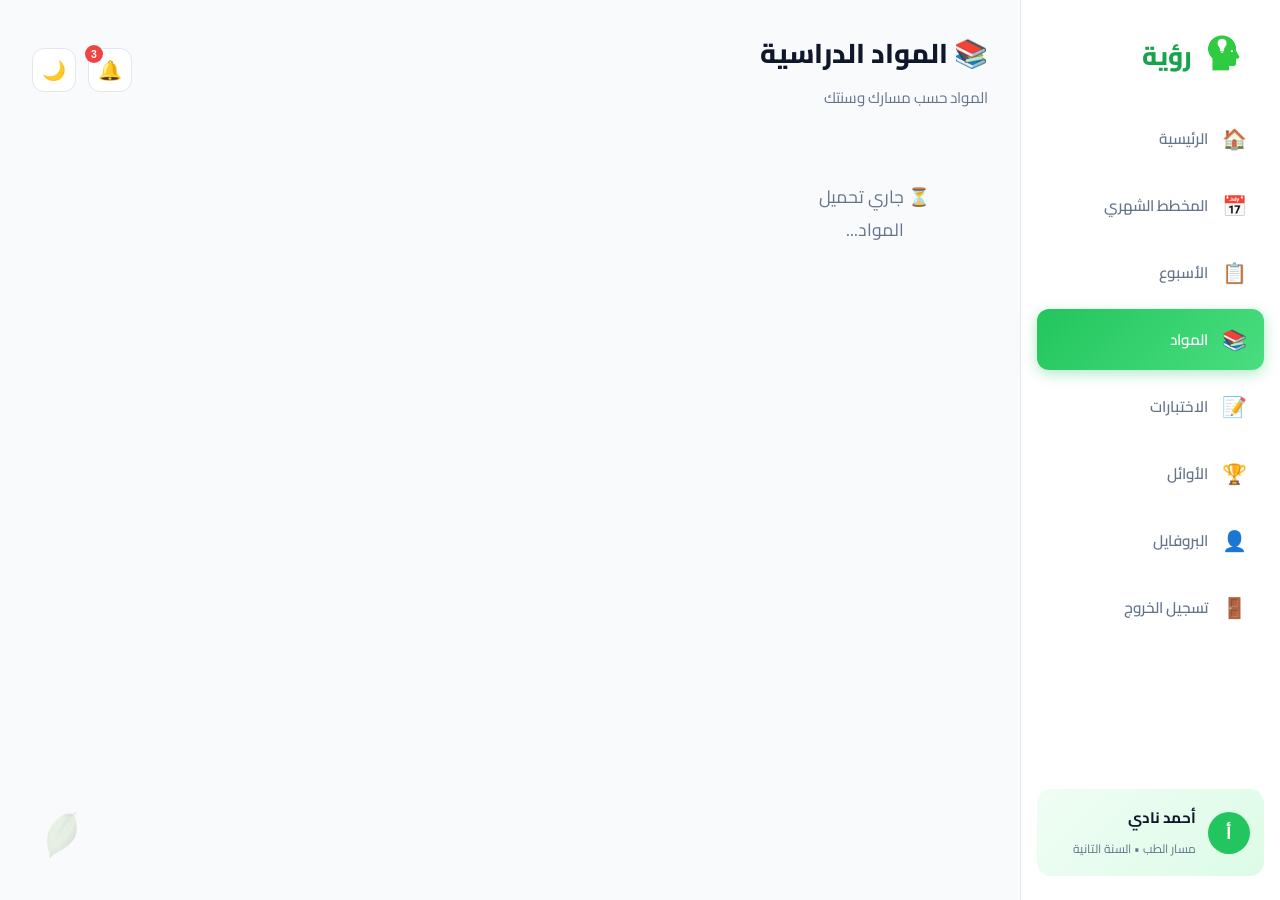
<file: subjects.html>
<!DOCTYPE html>
<html lang="ar" dir="rtl">
<head>
    <meta charset="UTF-8" />
    <meta name="viewport" content="width=device-width, initial-scale=1.0" />
    <title>رؤية | المواد</title>
    <link rel="preconnect" href="https://fonts.googleapis.com">
    <link rel="preconnect" href="https://fonts.gstatic.com" crossorigin>
    <link href="https://fonts.googleapis.com/css2?family=Cairo:wght@400;500;600;700;800&display=swap" rel="stylesheet">
    <link rel="stylesheet" href="css/style.css">
</head>
<body>
    <aside class="sidebar">
        <div class="logo-area"><img src="assets/logo.png" alt="رؤية" /><div class="brand">رؤية</div></div>
        <ul class="nav-menu">
            <li class="nav-item"><a href="dashboard.html" class="nav-link"><span class="icon">🏠</span> الرئيسية</a></li>
            <li class="nav-item"><a href="plan.html" class="nav-link"><span class="icon">📅</span> المخطط الشهري</a></li>
            <li class="nav-item"><a href="week.html" class="nav-link"><span class="icon">📋</span> الأسبوع</a></li>
            <li class="nav-item"><a href="subjects.html" class="nav-link active"><span class="icon">📚</span> المواد</a></li>
            <li class="nav-item"><a href="exams.html" class="nav-link"><span class="icon">📝</span> الاختبارات</a></li>
            <li class="nav-item"><a href="leaderboard.html" class="nav-link"><span class="icon">🏆</span> الأوائل</a></li>
            <li class="nav-item"><a href="profile.html" class="nav-link"><span class="icon">👤</span> البروفايل</a></li>
            <li class="nav-item">
                <a href="login.html" class="nav-link" onclick="localStorage.removeItem('ruaya_user');">
                    <span class="icon">🚪</span> تسجيل الخروج
                </a>
            </li>
        </ul>
        <div class="user-card">
            <div class="user-avatar">أ</div>
            <div class="user-info"><h4 id="sidebarName">أحمد نادي</h4><span id="sidebarPath">مسار الطب • السنة التانية</span></div>
        </div>
    </aside>

    <main class="main">
        <div class="top-bar">
            <div class="greeting">
                <h1>📚 المواد الدراسية</h1>
                <p>المواد حسب مسارك وسنتك</p>
            </div>
            <div class="top-actions">
                <button class="icon-btn" onclick="alert('📢 الإشعارات قريباً')">🔔 <span class="badge">3</span></button>
                <button class="icon-btn" id="darkModeToggle" onclick="window.toggleDarkMode()">🌙</button>
            </div>
        </div>

        <div class="subjects-grid" id="subjectsGrid">
            <div class="loading">⏳ جاري تحميل المواد...</div>
        </div>
    </main>

    <img src="assets/leaf.png" class="deco-leaf" alt="" />
    <script src="js/app.js"></script>
    <script>
        const user = JSON.parse(localStorage.getItem('ruaya_user')) || {};
        if (window.updateSidebar) window.updateSidebar(user);
        loadSubjects();
    </script>
</body>
</html>
</file>
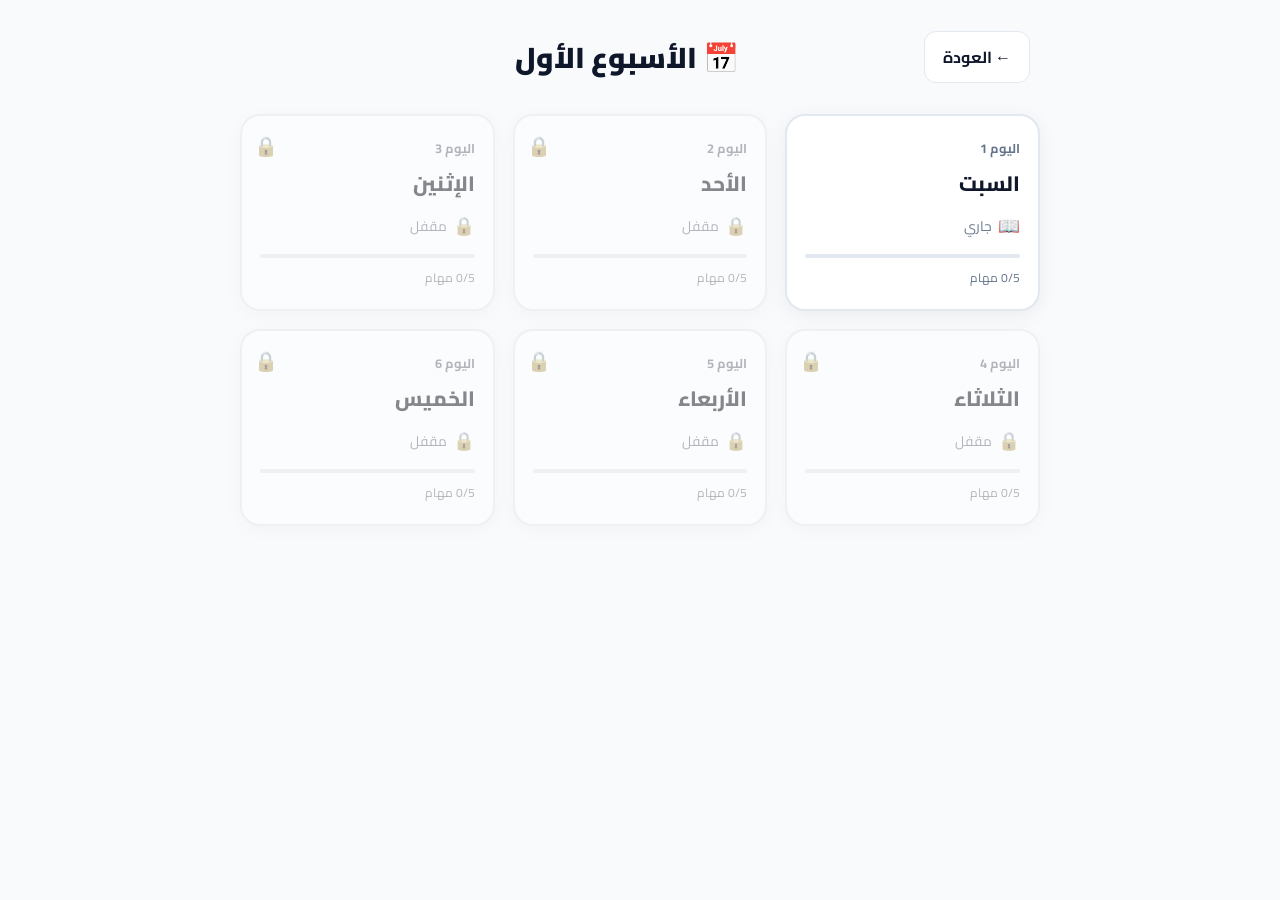
<file: week-details.html>
<!DOCTYPE html>
<html lang="ar" dir="rtl">
<head>
    <meta charset="UTF-8" />
    <meta name="viewport" content="width=device-width, initial-scale=1.0" />
    <title>رؤية | تفاصيل الأسبوع</title>
    <link rel="preconnect" href="https://fonts.googleapis.com">
    <link rel="preconnect" href="https://fonts.gstatic.com" crossorigin>
    <link href="https://fonts.googleapis.com/css2?family=Cairo:wght@400;500;600;700;800;900&display=swap" rel="stylesheet">
    <link rel="stylesheet" href="css/style.css">
    <style>
        /* ===== تنسيقات صفحة الأسبوع ===== */
        .week-page {
            min-height: 100vh;
            background: var(--bg);
            padding: 30px 20px;
        }

        .week-header {
            display: flex;
            justify-content: space-between;
            align-items: center;
            max-width: 800px;
            margin: 0 auto 30px;
            padding: 0 10px;
        }

        .week-header h1 {
            font-size: 1.8rem;
            font-weight: 900;
        }

        .week-header .back-btn {
            background: var(--card);
            border: 1px solid var(--border);
            border-radius: 12px;
            padding: 10px 18px;
            font-family: 'Cairo', sans-serif;
            font-weight: 700;
            cursor: pointer;
            transition: all 0.3s;
            color: var(--text);
        }

        .week-header .back-btn:hover {
            background: var(--primary);
            color: white;
            border-color: var(--primary);
        }

        /* ===== Grid الأيام ===== */
        .days-grid {
            display: grid;
            grid-template-columns: repeat(auto-fill, minmax(220px, 1fr));
            gap: 18px;
            max-width: 800px;
            margin: 0 auto;
        }

        /* ===== بطاقة اليوم ===== */
        .day-card {
            background: var(--card);
            border-radius: 20px;
            padding: 20px 18px;
            box-shadow: var(--shadow);
            border: 2px solid var(--border);
            transition: all 0.35s ease;
            cursor: pointer;
            position: relative;
            overflow: hidden;
        }

        .day-card:hover {
            transform: translateY(-6px);
            box-shadow: 0 12px 30px rgba(0,0,0,0.12);
        }

        .day-card.locked {
            opacity: 0.5;
            filter: grayscale(0.6);
            cursor: not-allowed;
        }

        .day-card.locked:hover {
            transform: none;
            box-shadow: var(--shadow);
        }

        .day-card.completed {
            border-color: var(--primary);
            background: linear-gradient(135deg, var(--primary-soft), var(--card));
        }

        .day-card.current {
            border-color: var(--accent);
            box-shadow: 0 0 0 3px rgba(139, 92, 246, 0.2);
            animation: pulse-border 2s infinite;
        }

        @keyframes pulse-border {
            0%, 100% { box-shadow: 0 0 0 3px rgba(139, 92, 246, 0.2); }
            50% { box-shadow: 0 0 0 6px rgba(139, 92, 246, 0.1); }
        }

        .day-card .day-number {
            font-size: 0.8rem;
            font-weight: 700;
            color: var(--text-muted);
            margin-bottom: 4px;
        }

        .day-card .day-name {
            font-size: 1.3rem;
            font-weight: 800;
            margin-bottom: 6px;
        }

        .day-card .day-status {
            font-size: 0.85rem;
            color: var(--text-muted);
            display: flex;
            align-items: center;
            gap: 6px;
        }

        .day-card .day-status .icon {
            font-size: 1.1rem;
        }

        .day-card .day-progress {
            margin-top: 12px;
            height: 4px;
            background: var(--border);
            border-radius: 4px;
            overflow: hidden;
        }

        .day-card .day-progress .fill {
            height: 100%;
            background: var(--primary);
            border-radius: 4px;
            transition: width 0.6s ease;
            width: 0%;
        }

        .day-card .day-tasks-count {
            font-size: 0.75rem;
            color: var(--text-muted);
            margin-top: 8px;
        }

        /* ===== شارة القفل ===== */
        .lock-badge {
            position: absolute;
            top: 12px;
            left: 12px;
            font-size: 1.2rem;
        }

        .check-badge {
            position: absolute;
            top: 12px;
            left: 12px;
            font-size: 1.4rem;
            color: var(--primary);
        }

        /* ===== Modal (تفاصيل اليوم) ===== */
        .modal-overlay {
            display: none;
            position: fixed;
            top: 0;
            left: 0;
            right: 0;
            bottom: 0;
            background: rgba(0,0,0,0.5);
            backdrop-filter: blur(6px);
            z-index: 1000;
            align-items: center;
            justify-content: center;
            padding: 20px;
            animation: fadeIn 0.3s ease;
        }

        .modal-overlay.active {
            display: flex;
        }

        @keyframes fadeIn {
            from { opacity: 0; transform: scale(0.95); }
            to { opacity: 1; transform: scale(1); }
        }

        .modal-content {
            background: var(--card);
            border-radius: 28px;
            padding: 30px 28px;
            max-width: 480px;
            width: 100%;
            max-height: 90vh;
            overflow-y: auto;
            box-shadow: 0 30px 60px rgba(0,0,0,0.3);
        }

        .modal-content .modal-header {
            display: flex;
            justify-content: space-between;
            align-items: center;
            margin-bottom: 20px;
        }

        .modal-content .modal-header h2 {
            font-size: 1.4rem;
            font-weight: 800;
        }

        .modal-content .modal-header .close-btn {
            background: none;
            border: none;
            font-size: 1.8rem;
            cursor: pointer;
            color: var(--text-muted);
            transition: all 0.3s;
        }

        .modal-content .modal-header .close-btn:hover {
            color: var(--danger);
            transform: rotate(90deg);
        }

        /* ===== مهام اليوم في المودال ===== */
        .modal-tasks {
            display: flex;
            flex-direction: column;
            gap: 12px;
        }

        .modal-task-item {
            display: flex;
            align-items: center;
            gap: 14px;
            padding: 14px 16px;
            background: var(--bg);
            border-radius: 14px;
            border: 1px solid var(--border);
            transition: all 0.3s;
        }

        .modal-task-item:hover {
            border-color: var(--primary);
        }

        .modal-task-item .task-check {
            width: 28px;
            height: 28px;
            border-radius: 50%;
            border: 2px solid var(--border);
            display: flex;
            align-items: center;
            justify-content: center;
            cursor: pointer;
            transition: all 0.3s;
            flex-shrink: 0;
            background: white;
            font-size: 0.9rem;
        }

        .modal-task-item .task-check:hover {
            border-color: var(--primary);
        }

        .modal-task-item .task-check.done {
            background: var(--primary);
            border-color: var(--primary);
            color: white;
        }

        .modal-task-item .task-info {
            flex: 1;
        }

        .modal-task-item .task-info .task-title {
            font-weight: 700;
            font-size: 0.95rem;
        }

        .modal-task-item .task-info .task-desc {
            font-size: 0.8rem;
            color: var(--text-muted);
        }

        .modal-task-item .task-time {
            font-size: 0.75rem;
            font-weight: 700;
            color: var(--text-muted);
            background: var(--card);
            padding: 4px 10px;
            border-radius: 8px;
            border: 1px solid var(--border);
        }

        /* ===== Responsive ===== */
        @media (max-width: 600px) {
            .days-grid {
                grid-template-columns: 1fr 1fr;
                gap: 12px;
            }
            .day-card {
                padding: 16px 14px;
            }
            .day-card .day-name {
                font-size: 1rem;
            }
            .modal-content {
                padding: 20px;
            }
        }

        @media (max-width: 400px) {
            .days-grid {
                grid-template-columns: 1fr;
            }
        }

        /* ===== Dark Mode ===== */
        body.dark-mode .modal-content {
            background: var(--card);
        }
        body.dark-mode .modal-task-item {
            background: #1e293b;
        }
        body.dark-mode .modal-task-item .task-check {
            background: #0f172a;
        }
    </style>
</head>
<body>
    <div class="week-page">
        <!-- Header -->
        <div class="week-header">
            <a href="dashboard.html" class="back-btn">← العودة</a>
            <h1>📅 الأسبوع الأول</h1>
            <div style="width:80px;"></div> <!-- فراغ للتوازن -->
        </div>

        <!-- Grid الأيام -->
        <div class="days-grid" id="daysGrid">
            <!-- هتتgenerate من الـ JS -->
        </div>
    </div>

    <!-- Modal -->
    <div class="modal-overlay" id="dayModal">
        <div class="modal-content">
            <div class="modal-header">
                <h2 id="modalDayName">السبت</h2>
                <button class="close-btn" onclick="closeModal()">✕</button>
            </div>
            <div id="modalTasksContainer" class="modal-tasks">
                <!-- هتتgenerate من الـ JS -->
            </div>
            <div style="margin-top:16px;text-align:center;font-size:0.85rem;color:var(--text-muted);" id="modalProgressText">
                التقدم: 0%
            </div>
        </div>
    </div>

    <script>
        // ==========================================
        // بيانات الأسبوع (6 أيام من السبت للخميس)
        // ==========================================
        const weekData = [
            {
                id: 0,
                name: 'السبت',
                tasks: [
                    { id: 'sat_fajr', title: 'صلاة الفجر + أذكار', desc: 'إلزامي', time: '٤:٣٠' },
                    { id: 'sat_morning', title: 'روتين الصباح', desc: 'استحمام • سنان • أذكار', time: '٧:٠٠' },
                    { id: 'sat_study1', title: 'جلسة مذاكرة ١', desc: 'أحياء • ساعة', time: '٨:٣٠' },
                    { id: 'sat_study2', title: 'جلسة مذاكرة ٢', desc: 'كيمياء • ساعة', time: '١٠:٠٠' },
                    { id: 'sat_exercise', title: 'تمارين رياضية', desc: '١٥ دقيقة', time: '٤:٠٠' },
                ]
            },
            {
                id: 1,
                name: 'الأحد',
                tasks: [
                    { id: 'sun_fajr', title: 'صلاة الفجر + أذكار', desc: 'إلزامي', time: '٤:٣٠' },
                    { id: 'sun_morning', title: 'روتين الصباح', desc: 'استحمام • سنان • أذكار', time: '٧:٠٠' },
                    { id: 'sun_study1', title: 'جلسة مذاكرة ١', desc: 'رياضيات • ساعة', time: '٨:٣٠' },
                    { id: 'sun_study2', title: 'جلسة مذاكرة ٢', desc: 'فيزياء • ساعة', time: '١٠:٠٠' },
                    { id: 'sun_exercise', title: 'تمارين رياضية', desc: '١٥ دقيقة', time: '٤:٠٠' },
                ]
            },
            {
                id: 2,
                name: 'الإثنين',
                tasks: [
                    { id: 'mon_fajr', title: 'صلاة الفجر + أذكار', desc: 'إلزامي', time: '٤:٣٠' },
                    { id: 'mon_morning', title: 'روتين الصباح', desc: 'استحمام • سنان • أذكار', time: '٧:٠٠' },
                    { id: 'mon_study1', title: 'جلسة مذاكرة ١', desc: 'عربي • ساعة', time: '٨:٣٠' },
                    { id: 'mon_study2', title: 'جلسة مذاكرة ٢', desc: 'إنجليزي • ساعة', time: '١٠:٠٠' },
                    { id: 'mon_exercise', title: 'تمارين رياضية', desc: '١٥ دقيقة', time: '٤:٠٠' },
                ]
            },
            {
                id: 3,
                name: 'الثلاثاء',
                tasks: [
                    { id: 'tue_fajr', title: 'صلاة الفجر + أذكار', desc: 'إلزامي', time: '٤:٣٠' },
                    { id: 'tue_morning', title: 'روتين الصباح', desc: 'استحمام • سنان • أذكار', time: '٧:٠٠' },
                    { id: 'tue_study1', title: 'جلسة مذاكرة ١', desc: 'تاريخ • ساعة', time: '٨:٣٠' },
                    { id: 'tue_study2', title: 'جلسة مذاكرة ٢', desc: 'جغرافيا • ساعة', time: '١٠:٠٠' },
                    { id: 'tue_exercise', title: 'تمارين رياضية', desc: '١٥ دقيقة', time: '٤:٠٠' },
                ]
            },
            {
                id: 4,
                name: 'الأربعاء',
                tasks: [
                    { id: 'wed_fajr', title: 'صلاة الفجر + أذكار', desc: 'إلزامي', time: '٤:٣٠' },
                    { id: 'wed_morning', title: 'روتين الصباح', desc: 'استحمام • سنان • أذكار', time: '٧:٠٠' },
                    { id: 'wed_study1', title: 'جلسة مذاكرة ١', desc: 'كيمياء • ساعة', time: '٨:٣٠' },
                    { id: 'wed_study2', title: 'جلسة مذاكرة ٢', desc: 'أحياء • ساعة', time: '١٠:٠٠' },
                    { id: 'wed_exercise', title: 'تمارين رياضية', desc: '١٥ دقيقة', time: '٤:٠٠' },
                ]
            },
            {
                id: 5,
                name: 'الخميس',
                tasks: [
                    { id: 'thu_fajr', title: 'صلاة الفجر + أذكار', desc: 'إلزامي', time: '٤:٣٠' },
                    { id: 'thu_morning', title: 'روتين الصباح', desc: 'استحمام • سنان • أذكار', time: '٧:٠٠' },
                    { id: 'thu_review', title: 'مراجعة شاملة', desc: 'كل المواد • ساعتين', time: '٨:٣٠' },
                    { id: 'thu_exam', title: 'اختبار تجريبي', desc: 'بابل شيت', time: '١١:٠٠' },
                    { id: 'thu_exercise', title: 'تمارين رياضية', desc: '١٥ دقيقة', time: '٤:٠٠' },
                ]
            }
        ];

        // ==========================================
        // التخزين
        // ==========================================
        function getWeekProgress() {
            const data = localStorage.getItem('week_progress');
            if (data) return JSON.parse(data);
            // افتراضي: اليوم الأول مفتوح، الباقي مقفل
            return { 0: 'open' };
        }

        function saveWeekProgress(progress) {
            localStorage.setItem('week_progress', JSON.stringify(progress));
        }

        function getDayTasksStatus(dayId) {
            const key = `day_tasks_${dayId}`;
            const data = localStorage.getItem(key);
            if (data) return JSON.parse(data);
            return {};
        }

        function saveDayTasksStatus(dayId, status) {
            const key = `day_tasks_${dayId}`;
            localStorage.setItem(key, JSON.stringify(status));
        }

        // ==========================================
        // فتح اليوم (يتم فتح اليوم التالي تلقائياً)
        // ==========================================
        function checkAndOpenNextDay() {
            const progress = getWeekProgress();
            let allDone = true;

            // التحقق من كل الأيام المفتوحة
            for (let i = 0; i < weekData.length; i++) {
                if (progress[i] === 'open' || progress[i] === 'completed') {
                    const tasks = getDayTasksStatus(i);
                    const totalTasks = weekData[i].tasks.length;
                    const doneTasks = Object.values(tasks).filter(v => v === true).length;
                    if (doneTasks < totalTasks) {
                        allDone = false;
                        break;
                    }
                    // تحديث الحالة إلى completed
                    if (progress[i] !== 'completed') {
                        progress[i] = 'completed';
                    }
                }
            }

            // فتح اليوم التالي لو كل الأيام المفتوحة مكتملة
            for (let i = 0; i < weekData.length - 1; i++) {
                if (progress[i] === 'completed' && !progress[i+1]) {
                    progress[i+1] = 'open';
                    break;
                }
            }

            saveWeekProgress(progress);
            renderDays();
        }

        // ==========================================
        // عرض الأيام
        // ==========================================
        function renderDays() {
            const grid = document.getElementById('daysGrid');
            const progress = getWeekProgress();
            grid.innerHTML = '';

            weekData.forEach((day, index) => {
                const status = progress[index] || 'locked'; // locked, open, completed
                const tasks = getDayTasksStatus(index);
                const totalTasks = day.tasks.length;
                const doneTasks = Object.values(tasks).filter(v => v === true).length;
                const percent = Math.round((doneTasks / totalTasks) * 100);

                const card = document.createElement('div');
                card.className = `day-card ${status}`;
                if (status === 'locked') {
                    card.innerHTML = `
                        <div class="lock-badge">🔒</div>
                        <div class="day-number">اليوم ${index+1}</div>
                        <div class="day-name">${day.name}</div>
                        <div class="day-status"><span class="icon">🔒</span> مقفل</div>
                        <div class="day-progress"><div class="fill" style="width:0%;"></div></div>
                        <div class="day-tasks-count">0/${totalTasks} مهام</div>
                    `;
                } else if (status === 'completed') {
                    card.innerHTML = `
                        <div class="check-badge">✅</div>
                        <div class="day-number">اليوم ${index+1}</div>
                        <div class="day-name">${day.name}</div>
                        <div class="day-status"><span class="icon">✅</span> مكتمل</div>
                        <div class="day-progress"><div class="fill" style="width:100%;"></div></div>
                        <div class="day-tasks-count">${totalTasks}/${totalTasks} مهام</div>
                    `;
                    card.onclick = () => openDayModal(index);
                } else { // open
                    card.innerHTML = `
                        <div class="day-number">اليوم ${index+1}</div>
                        <div class="day-name">${day.name}</div>
                        <div class="day-status"><span class="icon">📖</span> جاري</div>
                        <div class="day-progress"><div class="fill" style="width:${percent}%;"></div></div>
                        <div class="day-tasks-count">${doneTasks}/${totalTasks} مهام</div>
                    `;
                    card.onclick = () => openDayModal(index);
                }

                grid.appendChild(card);
            });
        }

        // ==========================================
        // المودال
        // ==========================================
        let currentModalDay = null;

        function openDayModal(dayId) {
            const progress = getWeekProgress();
            if (progress[dayId] === 'locked') {
                alert('🔒 هذا اليوم مقفل، أنهِ اليوم السابق أولاً');
                return;
            }

            currentModalDay = dayId;
            const day = weekData[dayId];
            const tasksStatus = getDayTasksStatus(dayId);

            document.getElementById('modalDayName').textContent = day.name;

            const container = document.getElementById('modalTasksContainer');
            container.innerHTML = '';

            day.tasks.forEach(task => {
                const isDone = tasksStatus[task.id] || false;
                const item = document.createElement('div');
                item.className = 'modal-task-item';

                const checkBtn = document.createElement('div');
                checkBtn.className = `task-check ${isDone ? 'done' : ''}`;
                checkBtn.textContent = isDone ? '✓' : '';
                checkBtn.onclick = function() {
                    const currentStatus = getDayTasksStatus(dayId);
                    currentStatus[task.id] = !currentStatus[task.id];
                    saveDayTasksStatus(dayId, currentStatus);
                    // تحديث المودال
                    openDayModal(dayId);
                    // تحديث البطاقات
                    renderDays();
                    // التحقق من فتح اليوم التالي
                    checkAndOpenNextDay();
                    // تحديث الـ Dashboard
                    updateDashboardStats();
                };

                const info = document.createElement('div');
                info.className = 'task-info';
                info.innerHTML = `
                    <div class="task-title">${task.title}</div>
                    <div class="task-desc">${task.desc}</div>
                `;

                const time = document.createElement('span');
                time.className = 'task-time';
                time.textContent = task.time;

                item.appendChild(checkBtn);
                item.appendChild(info);
                item.appendChild(time);
                container.appendChild(item);
            });

            // تحديث نسبة التقدم في المودال
            const total = day.tasks.length;
            const done = Object.values(getDayTasksStatus(dayId)).filter(v => v === true).length;
            document.getElementById('modalProgressText').textContent = `التقدم: ${Math.round((done/total)*100)}% (${done}/${total} مهام)`;

            document.getElementById('dayModal').classList.add('active');
        }

        function closeModal() {
            document.getElementById('dayModal').classList.remove('active');
        }

        // إغلاق المودال بالضغط خارج المحتوى
        document.getElementById('dayModal').addEventListener('click', function(e) {
            if (e.target === this) closeModal();
        });

        // ==========================================
        // تحديث Dashboard (إحصائيات الأسبوع)
        // ==========================================
        function updateDashboardStats() {
            // هنحاول نجيب الـ Dashboard من localStorage ونحدثه
            const user = JSON.parse(localStorage.getItem('ruaya_user'));
            if (user) {
                // حساب التقدم الكلي للأسبوع
                let totalTasks = 0;
                let doneTasks = 0;
                weekData.forEach((day, index) => {
                    const tasks = getDayTasksStatus(index);
                    totalTasks += day.tasks.length;
                    doneTasks += Object.values(tasks).filter(v => v === true).length;
                });
                const progress = Math.round((doneTasks / totalTasks) * 100);
                // تحديث في localStorage
                user.weeklyProgress = { week1: progress };
                localStorage.setItem('ruaya_user', JSON.stringify(user));
            }
        }

        // ==========================================
        // تشغيل الصفحة
        // ==========================================
        document.addEventListener('DOMContentLoaded', function() {
            renderDays();
            // فتح اليوم الأول تلقائياً لو مفيش أيام مفتوحة
            const progress = getWeekProgress();
            if (!progress[0]) {
                progress[0] = 'open';
                saveWeekProgress(progress);
                renderDays();
            }
            // التحقق من الأيام المفتوحة
            checkAndOpenNextDay();

            // تطبيق الوضع المظلم
            if (localStorage.getItem('darkMode') === 'true') {
                document.body.classList.add('dark-mode');
            }
        });

        // ==========================================
        // تصدير الدوال للاستخدام في الـ HTML
        // ==========================================
        window.closeModal = closeModal;
    </script>
</body>
</html>
</file>
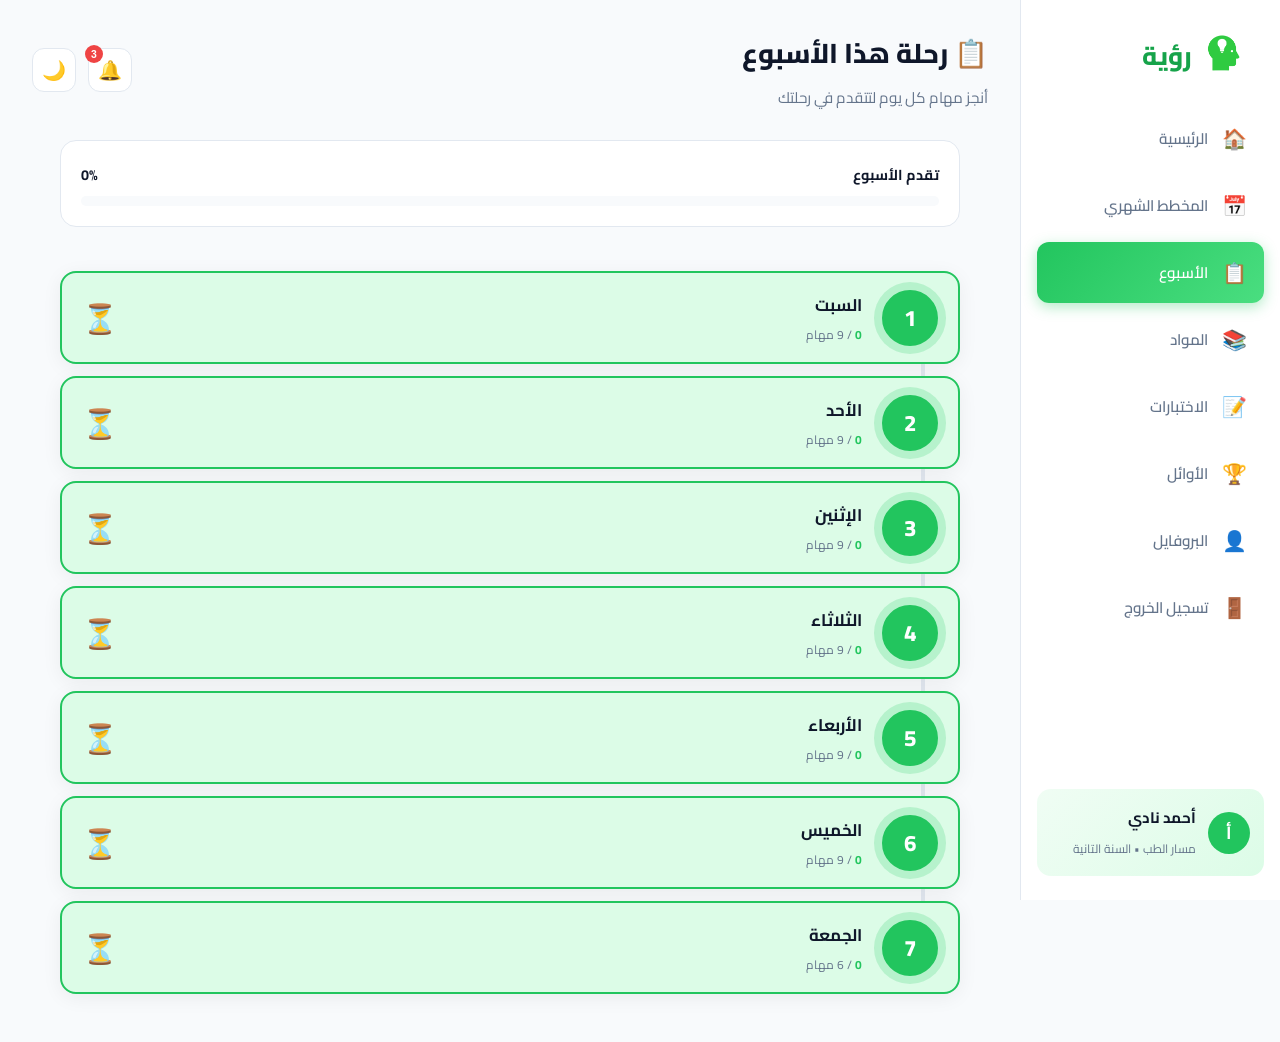
<file: week.html>
<!DOCTYPE html>
<html lang="ar" dir="rtl">
<head>
    <meta charset="UTF-8" />
    <meta name="viewport" content="width=device-width, initial-scale=1.0" />
    <title>رؤية | الأسبوع</title>
    <link rel="preconnect" href="https://fonts.googleapis.com">
    <link rel="preconnect" href="https://fonts.gstatic.com" crossorigin>
    <link href="https://fonts.googleapis.com/css2?family=Cairo:wght@400;500;600;700;800&display=swap" rel="stylesheet">
    <link rel="stylesheet" href="css/style.css">
    <style>
        .week-page { max-width: 900px; margin: 0 auto; }
        .week-header { text-align: center; margin-bottom: 30px; padding: 20px; background: linear-gradient(135deg, var(--primary), #4ade80); border-radius: var(--radius); color: white; }
        .week-header h1 { font-size: 1.8rem; font-weight: 800; }
        .week-header p { opacity: 0.9; margin-top: 4px; }

        .days-path { display: flex; flex-direction: column; gap: 12px; padding: 20px 0; position: relative; }
        .days-path::before { content: ''; position: absolute; top: 60px; right: 35px; width: 4px; height: calc(100% - 120px); background: var(--border); border-radius: 4px; z-index: 0; }

        .day-item { display: flex; align-items: center; gap: 20px; padding: 16px 20px; background: var(--card); border-radius: var(--radius); border: 2px solid var(--border); cursor: pointer; transition: all 0.3s ease; position: relative; z-index: 1; box-shadow: var(--shadow); }
        .day-item:hover { transform: translateX(-4px); box-shadow: 0 8px 24px rgba(0,0,0,0.1); }
        .day-item.locked { opacity: 0.5; cursor: not-allowed; filter: grayscale(0.5); }
        .day-item.locked:hover { transform: none; box-shadow: var(--shadow); }
        .day-item.active { border-color: var(--primary); background: var(--primary-soft); }
        .day-item.completed { border-color: var(--success); background: #f0fdf4; }

        .day-number { width: 56px; height: 56px; border-radius: 50%; display: flex; align-items: center; justify-content: center; font-size: 1.4rem; font-weight: 800; flex-shrink: 0; background: var(--bg); border: 3px solid var(--border); color: var(--text-muted); transition: all 0.3s ease; }
        .day-item.active .day-number { background: var(--primary); border-color: var(--primary); color: white; box-shadow: 0 0 0 8px rgba(34,197,94,0.2); animation: pulse 2s infinite; }
        .day-item.completed .day-number { background: var(--success); border-color: var(--success); color: white; }
        .day-item.locked .day-number { background: #f1f5f9; border-color: #e2e8f0; color: #94a3b8; }

        .day-info { flex: 1; }
        .day-info .day-name { font-weight: 700; font-size: 1.05rem; }
        .day-info .day-tasks-count { font-size: 0.75rem; color: var(--text-muted); margin-top: 2px; }
        .day-info .day-tasks-count span { color: var(--primary); font-weight: 700; }

        .day-status { font-size: 1.8rem; }
        .day-item.completed .day-status { color: var(--success); }
        .day-item.active .day-status { color: var(--primary); }
        .day-item.locked .day-status { color: #94a3b8; }

        .day-detail { display: none; background: var(--card); border-radius: var(--radius); padding: 24px; margin-top: 24px; border: 2px solid var(--primary); box-shadow: 0 8px 30px rgba(34,197,94,0.15); animation: fadeInUp 0.4s ease; }
        .day-detail.show { display: block; }
        .day-detail-header { display: flex; justify-content: space-between; align-items: center; margin-bottom: 16px; padding-bottom: 12px; border-bottom: 1px solid var(--border); }
        .day-detail-header h2 { font-size: 1.2rem; font-weight: 800; }
        .day-detail-header .close-detail { background: none; border: none; font-size: 1.5rem; cursor: pointer; color: var(--text-muted); transition: all 0.3s; }
        .day-detail-header .close-detail:hover { color: var(--danger); transform: rotate(90deg); }

        .day-detail-tasks { display: flex; flex-direction: column; gap: 10px; }
        .day-detail-task { display: flex; align-items: center; gap: 14px; padding: 12px 16px; background: var(--bg); border-radius: 12px; border: 1px solid var(--border); transition: all 0.3s; }
        .day-detail-task:hover { border-color: var(--primary); }
        .day-detail-task .task-check { width: 28px; height: 28px; border-radius: 8px; border: 2px solid var(--border); background: white; cursor: pointer; display: flex; align-items: center; justify-content: center; transition: all 0.2s; font-size: 0.85rem; flex-shrink: 0; }
        .day-detail-task .task-check.done { background: var(--primary); border-color: var(--primary); color: white; }
        .day-detail-task .task-info { flex: 1; }
        .day-detail-task .task-info .task-title { font-weight: 600; font-size: 0.95rem; }
        .day-detail-task .task-info .task-desc { font-size: 0.75rem; color: var(--text-muted); }
        .day-detail-task .task-time { font-size: 0.75rem; font-weight: 700; color: var(--text-muted); background: var(--bg); padding: 4px 10px; border-radius: 8px; border: 1px solid var(--border); }
        .day-detail-task.done-task { opacity: 0.6; text-decoration: line-through; }

        .week-progress { background: var(--card); border-radius: var(--radius); padding: 20px; margin-bottom: 24px; border: 1px solid var(--border); }
        .week-progress .progress-header { display: flex; justify-content: space-between; align-items: center; margin-bottom: 8px; }
        .week-progress .progress-header span { font-weight: 700; font-size: 0.9rem; }
        .week-progress .progress-bar { width: 100%; height: 10px; background: var(--bg); border-radius: 10px; overflow: hidden; }
        .week-progress .progress-bar .progress-fill { height: 100%; background: linear-gradient(135deg, var(--primary), #4ade80); border-radius: 10px; transition: width 0.6s ease; width: 0%; }

        body.dark-mode .week-progress { background: var(--card); border-color: var(--border); }
        body.dark-mode .week-header { background: linear-gradient(135deg, #065f46, #047857); }
        body.dark-mode .day-item { background: var(--card); border-color: var(--border); }
        body.dark-mode .day-item.active { border-color: var(--primary); background: #1a2e1a; }
        body.dark-mode .day-item.completed { border-color: var(--success); background: #0f2a1a; }
        body.dark-mode .day-detail { background: var(--card); }
        body.dark-mode .day-detail-task { background: #1e293b; color: var(--text); }
        body.dark-mode .day-detail-task .task-check { background: #1e293b; border-color: var(--border); }
        body.dark-mode .day-detail-task .task-check.done { background: var(--primary); border-color: var(--primary); }
        body.dark-mode .day-detail-task .task-time { background: #0f172a; border-color: var(--border); color: var(--text); }
        body.dark-mode .day-info .day-tasks-count { color: var(--text-muted); }

        @media (max-width: 600px) {
            .day-item { padding: 12px 14px; gap: 12px; }
            .day-number { width: 44px; height: 44px; font-size: 1.1rem; }
            .day-info .day-name { font-size: 0.9rem; }
            .day-status { font-size: 1.3rem; }
            .day-detail { padding: 16px; }
            .day-detail-task { flex-wrap: wrap; gap: 8px; }
            .day-detail-task .task-time { font-size: 0.65rem; }
            .days-path::before { right: 28px; }
        }
    </style>
</head>
<body>
    <aside class="sidebar">
        <div class="logo-area"><img src="assets/logo.png" alt="رؤية" /><div class="brand">رؤية</div></div>
        <ul class="nav-menu">
            <li class="nav-item"><a href="dashboard.html" class="nav-link"><span class="icon">🏠</span> الرئيسية</a></li>
            <li class="nav-item"><a href="plan.html" class="nav-link"><span class="icon">📅</span> المخطط الشهري</a></li>
            <li class="nav-item"><a href="week.html" class="nav-link active"><span class="icon">📋</span> الأسبوع</a></li>
            <li class="nav-item"><a href="subjects.html" class="nav-link"><span class="icon">📚</span> المواد</a></li>
            <li class="nav-item"><a href="exams.html" class="nav-link"><span class="icon">📝</span> الاختبارات</a></li>
            <li class="nav-item"><a href="leaderboard.html" class="nav-link"><span class="icon">🏆</span> الأوائل</a></li>
            <li class="nav-item"><a href="profile.html" class="nav-link"><span class="icon">👤</span> البروفايل</a></li>
            <li class="nav-item">
                <a href="login.html" class="nav-link" onclick="localStorage.removeItem('ruaya_user');">
                    <span class="icon">🚪</span> تسجيل الخروج
                </a>
            </li>
        </ul>
        <div class="user-card">
            <div class="user-avatar">أ</div>
            <div class="user-info"><h4 id="sidebarName">أحمد نادي</h4><span id="sidebarPath">مسار الطب • السنة التانية</span></div>
        </div>
    </aside>

    <main class="main">
        <div class="top-bar">
            <div class="greeting">
                <h1>📋 رحلة هذا الأسبوع</h1>
                <p>أنجز مهام كل يوم لتتقدم في رحلتك</p>
            </div>
            <div class="top-actions">
                <button class="icon-btn" onclick="alert('📢 الإشعارات قريباً')">🔔 <span class="badge">3</span></button>
                <button class="icon-btn" id="darkModeToggle" onclick="window.toggleDarkMode()">🌙</button>
            </div>
        </div>

        <div class="week-page">
            <div class="week-progress">
                <div class="progress-header">
                    <span>تقدم الأسبوع</span>
                    <span id="weekProgressText">0%</span>
                </div>
                <div class="progress-bar">
                    <div class="progress-fill" id="weekProgressFill"></div>
                </div>
            </div>

            <div class="days-path" id="daysPath"></div>

            <div class="day-detail" id="dayDetail">
                <div class="day-detail-header">
                    <h2 id="detailDayTitle">اليوم الأول</h2>
                    <button class="close-detail" onclick="closeDayDetail()">✕</button>
                </div>
                <div class="day-detail-tasks" id="detailTasks"></div>
            </div>
        </div>
    </main>

    <script src="js/app.js"></script>
    <script>
        (function() {
            const weekDays = window.weekDays || [
                { name: 'السبت' }, { name: 'الأحد' }, { name: 'الإثنين' },
                { name: 'الثلاثاء' }, { name: 'الأربعاء' }, { name: 'الخميس' }, { name: 'الجمعة' }
            ];

            let dayTasks = window.dayTasks || {};

            function getUserData() {
                try { return JSON.parse(localStorage.getItem('ruaya_user')) || {}; } catch (e) { return {}; }
            }

            function saveUserData(user) {
                localStorage.setItem('ruaya_user', JSON.stringify(user));
            }

            // كل الأيام مفتوحة للتجربة
            function calculateUnlockedDays() {
                return 7; // كل الأيام مفتوحة
            }

            function renderDays() {
                const container = document.getElementById('daysPath');
                if (!container) return;

                const user = getUserData();
                const completedTasks = user.completedTasks || {};
                const unlockedCount = calculateUnlockedDays();

                container.innerHTML = '';

                weekDays.forEach((day, index) => {
                    const isUnlocked = index < unlockedCount;
                    const tasks = dayTasks[index] || [];
                    let completedCount = 0;
                    tasks.forEach(task => {
                        if (completedTasks[task.id]) completedCount++;
                    });
                    const totalTasks = tasks.length;
                    const isCompleted = isUnlocked && completedCount === totalTasks && totalTasks > 0;
                    const isActive = isUnlocked && !isCompleted;

                    const item = document.createElement('div');
                    item.className = 'day-item';
                    if (!isUnlocked) item.classList.add('locked');
                    if (isCompleted) item.classList.add('completed');
                    if (isActive) item.classList.add('active');

                    const numberDiv = document.createElement('div');
                    numberDiv.className = 'day-number';
                    numberDiv.textContent = index + 1;

                    const infoDiv = document.createElement('div');
                    infoDiv.className = 'day-info';
                    infoDiv.innerHTML = `
                        <div class="day-name">${day.name}</div>
                        <div class="day-tasks-count">
                            ${isUnlocked ? 
                                `<span>${completedCount}</span> / ${totalTasks} مهام` : 
                                '🔒 مقفل'
                            }
                        </div>
                    `;

                    const statusDiv = document.createElement('div');
                    statusDiv.className = 'day-status';
                    if (isCompleted) statusDiv.textContent = '✅';
                    else if (isActive) statusDiv.textContent = '⏳';
                    else statusDiv.textContent = '🔒';

                    item.appendChild(numberDiv);
                    item.appendChild(infoDiv);
                    item.appendChild(statusDiv);

                    if (isUnlocked) {
                        item.addEventListener('click', () => openDayDetail(index));
                    } else {
                        item.addEventListener('click', () => {
                            alert('🔒 هذا اليوم مقفل');
                        });
                    }

                    container.appendChild(item);
                });

                updateProgress();
            }

            function updateProgress() {
                const user = getUserData();
                const completedTasks = user.completedTasks || {};
                let totalTasks = 0, completedCount = 0;
                weekDays.forEach((_, index) => {
                    const tasks = dayTasks[index] || [];
                    totalTasks += tasks.length;
                    tasks.forEach(task => {
                        if (completedTasks[task.id]) completedCount++;
                    });
                });
                const progress = totalTasks > 0 ? Math.round((completedCount / totalTasks) * 100) : 0;
                document.getElementById('weekProgressText').textContent = progress + '%';
                document.getElementById('weekProgressFill').style.width = progress + '%';
            }

            function openDayDetail(index) {
                const user = getUserData();
                const completedTasks = user.completedTasks || {};
                const day = weekDays[index];
                const tasks = dayTasks[index] || [];

                document.getElementById('detailDayTitle').textContent = day.name;
                const container = document.getElementById('detailTasks');
                container.innerHTML = '';

                if (tasks.length === 0) {
                    container.innerHTML = '<p style="color:var(--text-muted);text-align:center;padding:20px;">لا توجد مهام لهذا اليوم</p>';
                } else {
                    tasks.forEach(task => {
                        const isDone = completedTasks[task.id] || false;
                        const taskDiv = document.createElement('div');
                        taskDiv.className = 'day-detail-task' + (isDone ? ' done-task' : '');

                        const checkDiv = document.createElement('div');
                        checkDiv.className = 'task-check' + (isDone ? ' done' : '');
                        checkDiv.textContent = isDone ? '✓' : '';
                        checkDiv.addEventListener('click', async function(e) {
                            e.stopPropagation();
                            // بتحدث محليًا فورًا وبتحاول تتزامن مع السيرفر في الخلفية
                            // (بدل ما كانت بتتحفظ محليًا بس وتضيع أول ما تتزامن الداشبورد)
                            const userData = await window.toggleTaskCompletion(task.id);
                            if (!userData) return;

                            renderDays();
                            openDayDetail(index);

                            if (window.updateStatsInUI) {
                                window.updateStatsInUI(userData);
                            }
                            if (window.updateWeeklyProgress) {
                                window.updateWeeklyProgress(userData);
                            }
                            if (window.loadLeaderboard) {
                                window.loadLeaderboard();
                            }
                        });

                        const infoDiv = document.createElement('div');
                        infoDiv.className = 'task-info';
                        infoDiv.innerHTML = `
                            <div class="task-title">${task.title}</div>
                            <div class="task-desc">${task.desc}</div>
                        `;

                        const timeDiv = document.createElement('div');
                        timeDiv.className = 'task-time';
                        timeDiv.textContent = task.time || '';

                        taskDiv.appendChild(checkDiv);
                        taskDiv.appendChild(infoDiv);
                        taskDiv.appendChild(timeDiv);

                        container.appendChild(taskDiv);
                    });
                }

                document.getElementById('dayDetail').classList.add('show');
                document.getElementById('dayDetail').scrollIntoView({ behavior: 'smooth', block: 'center' });
            }

            function closeDayDetail() {
                document.getElementById('dayDetail').classList.remove('show');
            }

            document.addEventListener('DOMContentLoaded', function() {
                const user = getUserData();
                if (window.updateSidebar) window.updateSidebar(user);

                if (Object.keys(dayTasks).length === 0) {
                    dayTasks = {
                        0: [{ id: 'sat_fajr', title: 'صلاة الفجر', desc: 'إلزامي', time: '٤:٣٠' }],
                        1: [{ id: 'sun_fajr', title: 'صلاة الفجر', desc: 'إلزامي', time: '٤:٣٠' }],
                        2: [{ id: 'mon_fajr', title: 'صلاة الفجر', desc: 'إلزامي', time: '٤:٣٠' }],
                        3: [{ id: 'tue_fajr', title: 'صلاة الفجر', desc: 'إلزامي', time: '٤:٣٠' }],
                        4: [{ id: 'wed_fajr', title: 'صلاة الفجر', desc: 'إلزامي', time: '٤:٣٠' }],
                        5: [{ id: 'thu_fajr', title: 'صلاة الفجر', desc: 'إلزامي', time: '٤:٣٠' }],
                        6: [{ id: 'fri_fajr', title: 'صلاة الفجر', desc: 'إلزامي', time: '٤:٣٠' }]
                    };
                }

                renderDays();
            });

            window.openDayDetail = openDayDetail;
            window.closeDayDetail = closeDayDetail;
            window.renderDays = renderDays;
        })();
    </script>
</body>
</html>
</file>
<file: css/style.css>
:root {
    --primary: #22c55e;
    --primary-dark: #16a34a;
    --primary-soft: #dcfce7;
    --accent: #8b5cf6;
    --accent-soft: #ede9fe;
    --bg: #f8fafc;
    --card: #ffffff;
    --text: #0f172a;
    --text-muted: #64748b;
    --border: #e2e8f0;
    --success: #22c55e;
    --warning: #f59e0b;
    --danger: #ef4444;
    --shadow: 0 4px 20px rgba(0,0,0,0.06);
    --radius: 16px;
}

* { margin: 0; padding: 0; box-sizing: border-box; }
body { font-family: 'Cairo', sans-serif; background: var(--bg); color: var(--text); min-height: 100vh; overflow-x: hidden; }
a { text-decoration: none; color: inherit; }

/* Login */
.login-page {
    min-height: 100vh;
    display: flex;
    align-items: center;
    justify-content: center;
    background: linear-gradient(135deg, #f0fdf4 0%, #ecfdf5 40%, #f5f3ff 100%);
    padding: 20px;
    position: relative;
    overflow: hidden;
}
.login-page::before {
    content: '';
    position: absolute;
    width: 400px;
    height: 400px;
    background: radial-gradient(circle, rgba(34,197,94,0.15), transparent 70%);
    top: -100px;
    right: -100px;
    border-radius: 50%;
}
.login-card {
    background: white;
    border-radius: 24px;
    padding: 40px 36px;
    width: 100%;
    max-width: 420px;
    box-shadow: 0 20px 60px rgba(0,0,0,0.08);
    position: relative;
    z-index: 2;
    animation: fadeInUp 0.6s ease;
}
.login-logo { text-align: center; margin-bottom: 28px; }
.login-logo img { width: 72px; height: 72px; border-radius: 18px; margin-bottom: 12px; }
.login-logo h1 { font-size: 2rem; font-weight: 800; color: var(--primary-dark); }
.login-logo p { color: var(--text-muted); font-size: 0.95rem; margin-top: 4px; }
.login-btns { display: flex; flex-direction: column; gap: 12px; margin-top: 28px; }

.btn {
    display: flex;
    align-items: center;
    justify-content: center;
    gap: 10px;
    padding: 14px 20px;
    border-radius: 14px;
    font-family: 'Cairo', sans-serif;
    font-weight: 700;
    font-size: 1rem;
    border: none;
    cursor: pointer;
    transition: all 0.25s ease;
}
.btn-google { background: white; border: 1.5px solid var(--border); color: var(--text); }
.btn-google:hover { background: #f8fafc; transform: translateY(-2px); box-shadow: 0 6px 20px rgba(0,0,0,0.06); }
.btn-primary { background: linear-gradient(135deg, var(--primary), #4ade80); color: white; box-shadow: 0 4px 14px rgba(34,197,94,0.35); }
.btn-primary:hover { transform: translateY(-2px); box-shadow: 0 8px 24px rgba(34,197,94,0.4); }
.btn-full { width: 100%; }

/* Onboarding */
.onboarding-page { min-height: 100vh; background: var(--bg); padding: 40px 20px; display: flex; align-items: center; justify-content: center; }
.onboarding-card { background: white; border-radius: 24px; padding: 36px; width: 100%; max-width: 560px; box-shadow: var(--shadow); animation: fadeInUp 0.5s ease; }
.onboarding-header { text-align: center; margin-bottom: 28px; }
.onboarding-header h2 { font-size: 1.5rem; font-weight: 800; margin-bottom: 6px; }
.onboarding-header p { color: var(--text-muted); }
.progress-steps { display: flex; gap: 8px; margin-bottom: 28px; }
.step-dot { flex: 1; height: 6px; border-radius: 10px; background: var(--border); transition: background 0.3s; }
.step-dot.active { background: var(--primary); }
.form-group { margin-bottom: 20px; }
.form-group label { display: block; font-weight: 700; margin-bottom: 8px; font-size: 0.95rem; }
.form-group input { width: 100%; padding: 12px 16px; border: 1.5px solid var(--border); border-radius: 12px; font-family: 'Cairo', sans-serif; font-size: 1rem; background: #f8fafc; }
.options-grid { display: grid; grid-template-columns: 1fr 1fr; gap: 10px; }
.option-btn {
    padding: 14px;
    border: 1.5px solid var(--border);
    border-radius: 12px;
    background: #f8fafc;
    font-family: 'Cairo', sans-serif;
    font-weight: 600;
    cursor: pointer;
    transition: all 0.2s;
    text-align: center;
}
.option-btn:hover { border-color: var(--primary); background: var(--primary-soft); }
.option-btn.selected { border-color: var(--primary); background: var(--primary); color: white; }

/* Sidebar */
.sidebar {
    position: fixed;
    top: 0;
    right: 0;
    width: 260px;
    height: 100vh;
    background: var(--card);
    border-left: 1px solid var(--border);
    padding: 24px 16px;
    display: flex;
    flex-direction: column;
    z-index: 100;
}
.logo-area { display: flex; align-items: center; gap: 12px; padding: 8px 12px 28px; }
.logo-area img { width: 48px; height: 48px; border-radius: 12px; }
.logo-area .brand { font-size: 1.6rem; font-weight: 800; color: var(--primary-dark); }
.nav-menu { list-style: none; flex: 1; }
.nav-item { margin-bottom: 6px; }
.nav-link {
    display: flex;
    align-items: center;
    gap: 12px;
    padding: 12px 16px;
    border-radius: 12px;
    color: var(--text-muted);
    font-weight: 600;
    font-size: 0.95rem;
    transition: all 0.25s ease;
}
.nav-link:hover { background: var(--primary-soft); color: var(--primary-dark); transform: translateX(-4px); }
.nav-link.active { background: linear-gradient(135deg, var(--primary), #4ade80); color: white; box-shadow: 0 4px 14px rgba(34,197,94,0.35); }
.nav-link .icon { font-size: 1.25rem; width: 28px; text-align: center; }
.user-card { background: linear-gradient(135deg, #f0fdf4, #dcfce7); border-radius: 14px; padding: 14px; display: flex; align-items: center; gap: 12px; margin-top: 16px; }
.user-avatar { width: 42px; height: 42px; border-radius: 50%; background: var(--primary); color: white; display: flex; align-items: center; justify-content: center; font-weight: 700; font-size: 1.1rem; }
.user-info h4 { font-size: 0.95rem; font-weight: 700; }
.user-info span { font-size: 0.75rem; color: var(--text-muted); }

/* Main */
.main { margin-right: 260px; padding: 28px 32px; min-height: 100vh; }
.top-bar { display: flex; justify-content: space-between; align-items: center; margin-bottom: 28px; }
.greeting h1 { font-size: 1.7rem; font-weight: 800; margin-bottom: 4px; }
.greeting p { color: var(--text-muted); font-size: 0.95rem; }
.top-actions { display: flex; gap: 12px; align-items: center; }
.icon-btn { width: 44px; height: 44px; border-radius: 12px; border: 1px solid var(--border); background: white; display: flex; align-items: center; justify-content: center; cursor: pointer; transition: all 0.2s; font-size: 1.2rem; position: relative; }
.icon-btn:hover { background: var(--primary-soft); border-color: var(--primary); transform: scale(1.05); }
.badge { position: absolute; top: -4px; left: -4px; background: var(--danger); color: white; font-size: 0.65rem; width: 18px; height: 18px; border-radius: 50%; display: flex; align-items: center; justify-content: center; font-weight: 700; }

/* Stats */
.stats-grid { display: grid; grid-template-columns: repeat(4, 1fr); gap: 18px; margin-bottom: 28px; }
.stat-card {
    background: var(--card);
    border-radius: var(--radius);
    padding: 20px;
    box-shadow: var(--shadow);
    border: 1px solid var(--border);
    transition: all 0.3s ease;
    position: relative;
    overflow: hidden;
}
.stat-card:hover { transform: translateY(-4px); box-shadow: 0 12px 28px rgba(0,0,0,0.1); }
.stat-card::before { content: ''; position: absolute; top: 0; right: 0; width: 6px; height: 100%; border-radius: 0 16px 16px 0; }
.stat-card.green::before { background: var(--primary); }
.stat-card.purple::before { background: var(--accent); }
.stat-card.orange::before { background: var(--warning); }
.stat-card.blue::before { background: #3b82f6; }
.stat-header { display: flex; justify-content: space-between; align-items: flex-start; }
.stat-icon { width: 42px; height: 42px; border-radius: 12px; display: flex; align-items: center; justify-content: center; font-size: 1.3rem; }
.stat-card.green .stat-icon { background: var(--primary-soft); }
.stat-card.purple .stat-icon { background: var(--accent-soft); }
.stat-card.orange .stat-icon { background: #fef3c7; }
.stat-card.blue .stat-icon { background: #dbeafe; }
.stat-value { font-size: 1.8rem; font-weight: 800; line-height: 1.2; }
.stat-label { font-size: 0.85rem; color: var(--text-muted); font-weight: 500; }

/* Content Grid */
.content-grid { display: grid; grid-template-columns: 1.6fr 1fr; gap: 24px; }
.card { background: var(--card); border-radius: var(--radius); padding: 24px; box-shadow: var(--shadow); border: 1px solid var(--border); }
.card-title { font-size: 1.15rem; font-weight: 700; margin-bottom: 18px; display: flex; align-items: center; gap: 8px; }

/* Path */
.path-container { position: relative; padding: 20px 10px; }
.path-line { position: absolute; top: 50px; right: 50%; width: 4px; height: calc(100% - 80px); background: linear-gradient(to bottom, var(--primary), #86efac, #e2e8f0); border-radius: 4px; transform: translateX(50%); }
.path-nodes { display: flex; flex-direction: column; gap: 28px; position: relative; z-index: 2; }
.path-node { display: flex; align-items: center; gap: 16px; animation: fadeInUp 0.5s ease both; }
.node-circle {
    width: 56px;
    height: 56px;
    border-radius: 50%;
    display: flex;
    align-items: center;
    justify-content: center;
    font-size: 1.4rem;
    font-weight: 700;
    flex-shrink: 0;
    transition: all 0.3s ease;
    cursor: pointer;
    border: 4px solid white;
    box-shadow: 0 4px 12px rgba(0,0,0,0.1);
}
.node-circle.completed { background: linear-gradient(135deg, var(--primary), #4ade80); color: white; }
.node-circle.current { background: linear-gradient(135deg, var(--accent), #a78bfa); color: white; animation: pulse 2s infinite; box-shadow: 0 0 0 8px rgba(139,92,246,0.2); }
.node-circle.locked { background: #f1f5f9; color: #94a3b8; }
.node-info h4 { font-size: 1rem; font-weight: 700; margin-bottom: 2px; }
.node-info span { font-size: 0.8rem; color: var(--text-muted); }
.node-badge { margin-right: auto; background: var(--primary-soft); color: var(--primary-dark); font-size: 0.75rem; font-weight: 700; padding: 4px 10px; border-radius: 20px; }

/* Schedule */
.schedule-list { display: flex; flex-direction: column; gap: 10px; max-height: 420px; overflow-y: auto; padding-left: 4px; }
.schedule-item { display: flex; align-items: center; gap: 12px; padding: 12px 14px; border-radius: 12px; background: #f8fafc; border: 1px solid transparent; transition: all 0.25s ease; cursor: pointer; }
.schedule-item:hover { background: white; border-color: var(--primary); transform: translateX(-3px); box-shadow: 0 4px 12px rgba(34,197,94,0.1); }
.schedule-item.prayer { background: linear-gradient(135deg, #f0fdf4, #ecfdf5); border-color: #bbf7d0; }
.schedule-item.mandatory { border-right: 3px solid var(--primary); }
.time-badge { background: white; border: 1px solid var(--border); padding: 4px 10px; border-radius: 8px; font-size: 0.78rem; font-weight: 700; color: var(--text-muted); min-width: 70px; text-align: center; }
.schedule-item.prayer .time-badge { background: var(--primary); color: white; border-color: var(--primary); }
.schedule-content { flex: 1; }
.schedule-content h5 { font-size: 0.9rem; font-weight: 700; margin-bottom: 2px; }
.schedule-content span { font-size: 0.75rem; color: var(--text-muted); }
.check-btn { width: 28px; height: 28px; border-radius: 8px; border: 2px solid var(--border); background: white; cursor: pointer; display: flex; align-items: center; justify-content: center; transition: all 0.2s; font-size: 0.85rem; }
.check-btn:hover, .check-btn.done { background: var(--primary); border-color: var(--primary); color: white; }

/* Streak */
.streak-box { background: linear-gradient(135deg, #fef3c7, #fde68a); border-radius: 14px; padding: 18px; margin-bottom: 18px; display: flex; align-items: center; gap: 14px; }
.streak-fire { font-size: 2.2rem; animation: bounce 1.5s infinite; }
.streak-info h3 { font-size: 1.1rem; font-weight: 800; color: #92400e; }
.streak-info p { font-size: 0.85rem; color: #a16207; }

/* Prayer Mini */
.prayer-mini { display: grid; grid-template-columns: repeat(5, 1fr); gap: 8px; margin-top: 12px; }
.prayer-chip { background: #f0fdf4; border: 1px solid #bbf7d0; border-radius: 10px; padding: 8px 4px; text-align: center; font-size: 0.72rem; font-weight: 600; }
.prayer-chip .p-name { color: var(--primary-dark); margin-bottom: 2px; }
.prayer-chip .p-time { color: var(--text); font-weight: 700; }

/* Plan */
.plan-header { display: flex; justify-content: space-between; align-items: center; margin-bottom: 24px; }
.plan-days { display: grid; grid-template-columns: repeat(7, 1fr); gap: 12px; }
.day-card { background: white; border-radius: 14px; padding: 16px; border: 1px solid var(--border); min-height: 180px; transition: all 0.25s; }
.day-card:hover { box-shadow: var(--shadow); transform: translateY(-2px); }
.day-card.friday { background: linear-gradient(135deg, #fef3c7, #fef9c3); border-color: #fde68a; }
.day-card h4 { font-size: 0.95rem; font-weight: 800; margin-bottom: 10px; color: var(--primary-dark); }
.day-card.friday h4 { color: #92400e; }
.day-task { font-size: 0.78rem; padding: 4px 8px; background: #f8fafc; border-radius: 6px; margin-bottom: 4px; color: var(--text-muted); }
.day-task.prayer-task { background: var(--primary-soft); color: var(--primary-dark); font-weight: 600; }

/* Profile */
.profile-card { background: var(--card); border-radius: var(--radius); padding: 30px; box-shadow: var(--shadow); max-width: 800px; margin: 0 auto; }
.profile-header { display: flex; gap: 24px; align-items: center; flex-wrap: wrap; padding-bottom: 24px; border-bottom: 1px solid var(--border); }
.profile-avatar-container { position: relative; width: 120px; height: 120px; }
.profile-avatar { width: 120px; height: 120px; border-radius: 50%; object-fit: cover; border: 4px solid var(--primary); }
.avatar-upload-btn { position: absolute; bottom: 4px; right: 4px; background: var(--primary); color: white; border: none; border-radius: 50%; width: 36px; height: 36px; cursor: pointer; font-size: 1rem; transition: all 0.3s; }
.avatar-upload-btn:hover { transform: scale(1.1); }
.profile-info h2 { font-size: 1.5rem; font-weight: 800; }
.profile-info p { color: var(--text-muted); margin-bottom: 12px; }
.profile-stats { display: flex; gap: 20px; flex-wrap: wrap; }
.stat-item { background: var(--bg); padding: 8px 16px; border-radius: 10px; display: flex; align-items: center; gap: 8px; font-weight: 600; }
.stat-item span:last-child { color: var(--primary-dark); }
.profile-edit { padding: 24px 0; border-bottom: 1px solid var(--border); }
.profile-edit h3 { margin-bottom: 16px; }
.profile-edit .form-group { margin-bottom: 14px; }
.profile-edit input, .profile-edit select { width: 100%; max-width: 400px; padding: 10px 14px; border: 1.5px solid var(--border); border-radius: 10px; font-family: 'Cairo', sans-serif; font-size: 1rem; }

/* Badges */
.badges-section { padding-top: 24px; }
.badges-grid { display: grid; grid-template-columns: repeat(auto-fill, minmax(140px, 1fr)); gap: 16px; margin-top: 16px; }
.badge-card { background: var(--bg); border-radius: 12px; padding: 16px; text-align: center; transition: all 0.3s; border: 2px solid transparent; }
.badge-card.locked { opacity: 0.5; filter: grayscale(1); }
.badge-card.unlocked { border-color: var(--primary); animation: badgeUnlock 0.6s ease; }
.badge-card .badge-icon { font-size: 2.5rem; display: block; margin-bottom: 6px; }
.badge-card .badge-name { font-weight: 700; font-size: 0.85rem; }
.badge-card .badge-desc { font-size: 0.7rem; color: var(--text-muted); }
@keyframes badgeUnlock { 0% { transform: scale(0.5) rotate(-10deg); opacity: 0; } 50% { transform: scale(1.2) rotate(5deg); opacity: 1; } 100% { transform: scale(1) rotate(0deg); } }

/* Leaderboard */
.leaderboard-filters { display: flex; gap: 12px; margin-bottom: 24px; flex-wrap: wrap; }
.filter-btn { padding: 10px 20px; border: 2px solid var(--border); border-radius: 12px; background: white; font-family: 'Cairo', sans-serif; font-weight: 600; cursor: pointer; transition: all 0.3s; font-size: 0.9rem; }
.filter-btn:hover { border-color: var(--primary); background: var(--primary-soft); }
.filter-btn.active { border-color: var(--primary); background: var(--primary); color: white; }
.leaderboard-list { display: flex; flex-direction: column; gap: 12px; }
.leaderboard-item { display: flex; align-items: center; gap: 16px; background: var(--card); border-radius: var(--radius); padding: 16px 20px; box-shadow: var(--shadow); border: 1px solid var(--border); transition: all 0.3s; animation: fadeInUp 0.4s ease; }
.leaderboard-item:hover { transform: translateX(-4px); box-shadow: 0 8px 24px rgba(0,0,0,0.08); }
.leaderboard-item .rank { font-size: 1.4rem; font-weight: 800; color: var(--text-muted); min-width: 40px; text-align: center; }
.leaderboard-item .rank.gold { color: #f59e0b; }
.leaderboard-item .rank.silver { color: #94a3b8; }
.leaderboard-item .rank.bronze { color: #d97706; }
.leaderboard-item .avatar { width: 48px; height: 48px; border-radius: 50%; background: var(--primary-soft); display: flex; align-items: center; justify-content: center; font-weight: 700; font-size: 1.2rem; color: var(--primary-dark); flex-shrink: 0; }
.leaderboard-item .info { flex: 1; }
.leaderboard-item .info .name { font-weight: 700; font-size: 1rem; }
.leaderboard-item .info .path { font-size: 0.8rem; color: var(--text-muted); }
.leaderboard-item .stats { display: flex; gap: 16px; align-items: center; }
.leaderboard-item .stats .stat { text-align: center; }
.leaderboard-item .stats .stat .value { font-weight: 700; font-size: 1.1rem; }
.leaderboard-item .stats .stat .label { font-size: 0.7rem; color: var(--text-muted); }
.leaderboard-item .badges-mini { display: flex; gap: 4px; font-size: 1.1rem; }
.loading { text-align: center; padding: 40px; color: var(--text-muted); font-size: 1.1rem; }

/* Subjects */
.subjects-grid { display: grid; grid-template-columns: repeat(auto-fill, minmax(200px, 1fr)); gap: 16px; }
.subject-card { background: var(--card); border-radius: var(--radius); padding: 20px; box-shadow: var(--shadow); border: 1px solid var(--border); text-align: center; transition: all 0.3s; cursor: pointer; }
.subject-card:hover { transform: translateY(-4px); box-shadow: 0 8px 24px rgba(0,0,0,0.1); border-color: var(--primary); }
.subject-card .subject-icon { font-size: 2.5rem; display: block; margin-bottom: 8px; }
.subject-card .subject-name { font-weight: 700; font-size: 1rem; }
.subject-card .subject-type { font-size: 0.75rem; color: var(--text-muted); }

/* Animations */
@keyframes fadeInUp { from { opacity: 0; transform: translateY(16px); } to { opacity: 1; transform: translateY(0); } }
@keyframes pulse { 0%, 100% { box-shadow: 0 0 0 8px rgba(139,92,246,0.2); } 50% { box-shadow: 0 0 0 14px rgba(139,92,246,0.1); } }
@keyframes bounce { 0%, 100% { transform: translateY(0); } 50% { transform: translateY(-6px); } }

.deco-leaf { position: fixed; bottom: 30px; left: 30px; width: 60px; opacity: 0.15; pointer-events: none; animation: float 6s ease-in-out infinite; }
@keyframes float { 0%, 100% { transform: translateY(0) rotate(0deg); } 50% { transform: translateY(-15px) rotate(5deg); } }

/* Exams */
.exams-container { max-width: 800px; margin: 0 auto; }

/* ==========================================
   ========== Dark Mode (شامل) ==========
   ========================================== */
body.dark-mode {
    --bg: #0f172a;
    --card: #1e293b;
    --text: #f1f5f9;
    --text-muted: #94a3b8;
    --border: #334155;
    --shadow: 0 4px 20px rgba(0,0,0,0.3);
}

body.dark-mode .login-card,
body.dark-mode .onboarding-card,
body.dark-mode .register-card,
body.dark-mode .login-page,
body.dark-mode .register-page,
body.dark-mode .onboarding-page {
    background: var(--bg);
}

body.dark-mode .card,
body.dark-mode .day-card,
body.dark-mode .stat-card,
body.dark-mode .profile-card,
body.dark-mode .leaderboard-item,
body.dark-mode .subject-card {
    background: var(--card);
    border-color: var(--border);
}

body.dark-mode .login-card,
body.dark-mode .onboarding-card,
body.dark-mode .register-card {
    background: var(--card);
}

body.dark-mode .sidebar {
    background: var(--card);
    border-color: var(--border);
}

body.dark-mode .user-card {
    background: #334155;
}

body.dark-mode .option-btn {
    background: #1e293b;
    border-color: var(--border);
    color: var(--text);
}

body.dark-mode .option-btn.selected {
    background: var(--primary);
    color: white;
}

body.dark-mode .schedule-item {
    background: #1e293b;
    color: var(--text);
}

body.dark-mode .schedule-item.prayer {
    background: #1a2e1a;
}

body.dark-mode .time-badge {
    background: #0f172a;
    border-color: var(--border);
    color: var(--text);
}

body.dark-mode .badge-card {
    background: #1e293b;
}

body.dark-mode .badge-card.unlocked {
    border-color: var(--primary);
}

body.dark-mode .filter-btn {
    background: #1e293b;
    border-color: var(--border);
    color: var(--text);
}

body.dark-mode .filter-btn.active {
    background: var(--primary);
    color: white;
}

body.dark-mode .stat-item {
    background: #1e293b;
}

body.dark-mode .profile-edit input,
body.dark-mode .profile-edit select,
body.dark-mode .form-group input {
    background: #0f172a;
    border-color: var(--border);
    color: var(--text);
}

body.dark-mode .login-page::before {
    opacity: 0.1;
}

body.dark-mode .icon-btn {
    background: #1e293b;
    border-color: var(--border);
    color: var(--text);
}

body.dark-mode .icon-btn:hover {
    background: #334155;
}

body.dark-mode .btn-google {
    background: #1e293b;
    border-color: var(--border);
    color: var(--text);
}

body.dark-mode .btn-google:hover {
    background: #334155;
}

body.dark-mode .deco-leaf {
    opacity: 0.05;
}

/* ===== تنسيقات مواقيت الصلاة في الدارك مود ===== */
body.dark-mode .prayer-chip {
    background: #1e293b;
    border-color: #334155;
}

body.dark-mode .prayer-chip .p-name {
    color: #86efac; /* أخضر فاتح */
}

body.dark-mode .prayer-chip .p-time {
    color: #f1f5f9; /* أبيض */
}

body.dark-mode .streak-box {
    background: #1a2e1a;
    border-color: #334155;
}

body.dark-mode .streak-info h3 {
    color: #fde68a;
}

body.dark-mode .streak-info p {
    color: #d97706;
}

body.dark-mode .week-progress {
    background: var(--card);
    border-color: var(--border);
}

body.dark-mode .week-header {
    background: linear-gradient(135deg, #065f46, #047857);
}

body.dark-mode .day-item {
    background: var(--card);
    border-color: var(--border);
}

body.dark-mode .day-item.active {
    border-color: var(--primary);
    background: #1a2e1a;
}

body.dark-mode .day-item.completed {
    border-color: var(--success);
    background: #0f2a1a;
}

body.dark-mode .day-detail {
    background: var(--card);
}

body.dark-mode .day-detail-task {
    background: #1e293b;
    color: var(--text);
}

body.dark-mode .day-detail-task .task-check {
    background: #1e293b;
    border-color: var(--border);
}

body.dark-mode .day-detail-task .task-check.done {
    background: var(--primary);
    border-color: var(--primary);
}

body.dark-mode .day-detail-task .task-time {
    background: #0f172a;
    border-color: var(--border);
    color: var(--text);
}

body.dark-mode .nav-link {
    color: var(--text-muted);
}

body.dark-mode .nav-link:hover {
    background: #1e293b;
    color: var(--text);
}

body.dark-mode .nav-link.active {
    background: linear-gradient(135deg, var(--primary), #4ade80);
    color: white;
}

body.dark-mode .plan-header p {
    color: var(--text-muted);
}

body.dark-mode .day-card {
    background: var(--card);
    border-color: var(--border);
}

body.dark-mode .day-card.friday {
    background: #1a2e1a;
    border-color: #334155;
}

body.dark-mode .day-task {
    background: #1e293b;
    color: var(--text);
}

body.dark-mode .day-task.prayer-task {
    background: #1a2e1a;
    color: #86efac;
}

body.dark-mode .leaderboard-item {
    background: var(--card);
    border-color: var(--border);
}

body.dark-mode .leaderboard-item .info .path {
    color: var(--text-muted);
}

body.dark-mode .leaderboard-item .stats .stat .label {
    color: var(--text-muted);
}

body.dark-mode .subject-card {
    background: var(--card);
    border-color: var(--border);
}

body.dark-mode .subject-card:hover {
    border-color: var(--primary);
}

body.dark-mode .subject-card .subject-type {
    color: var(--text-muted);
}

body.dark-mode .profile-card {
    background: var(--card);
    border-color: var(--border);
}

body.dark-mode .profile-edit .form-group label {
    color: var(--text);
}

body.dark-mode #editMessage {
    color: var(--text-muted);
}

/* Responsive */
@media (max-width: 1100px) { .stats-grid { grid-template-columns: repeat(2, 1fr); } .content-grid { grid-template-columns: 1fr; } .plan-days { grid-template-columns: repeat(4, 1fr); } }
@media (max-width: 768px) {
    .sidebar { transform: translateX(100%); }
    .main { margin-right: 0; padding: 20px; }
    .stats-grid { grid-template-columns: 1fr 1fr; }
    .plan-days { grid-template-columns: 1fr 1fr; }
    .options-grid { grid-template-columns: 1fr; }
    .profile-header { flex-direction: column; text-align: center; }
    .profile-stats { justify-content: center; }
    .profile-edit input, .profile-edit select { max-width: 100%; }
    .leaderboard-item { flex-wrap: wrap; gap: 10px; }
    .leaderboard-item .stats { flex-wrap: wrap; gap: 8px; }
    .leaderboard-filters { gap: 8px; }
    .filter-btn { padding: 8px 14px; font-size: 0.8rem; }
}

/* ==========================================
   ========== تحسين الدارك مود للتهيئة والتسجيل ==========
   ========================================== */

/* حقول الإدخال في الدارك مود */
body.dark-mode input[type="text"],
body.dark-mode input[type="email"],
body.dark-mode input[type="password"],
body.dark-mode input[type="number"],
body.dark-mode input[type="tel"],
body.dark-mode select,
body.dark-mode textarea {
    background-color: #1e293b !important;
    color: #f1f5f9 !important;
    border-color: #475569 !important;
}

body.dark-mode input::placeholder,
body.dark-mode textarea::placeholder {
    color: #94a3b8 !important;
}

body.dark-mode input:focus,
body.dark-mode select:focus,
body.dark-mode textarea:focus {
    background-color: #0f172a !important;
    color: #f1f5f9 !important;
    border-color: var(--primary) !important;
    outline: none !important;
}

/* الـ labels في الدارك مود */
body.dark-mode .form-group label {
    color: #e2e8f0 !important;
}

body.dark-mode .form-group small {
    color: #94a3b8 !important;
}

/* تنسيق رسائل الخطأ والنجاح في الدارك مود */
body.dark-mode #registerMessage,
body.dark-mode #loginMessage,
body.dark-mode #editMessage {
    color: #f1f5f9 !important;
}

body.dark-mode #registerMessage.error,
body.dark-mode #loginMessage.error {
    color: #f87171 !important;
}

body.dark-mode #registerMessage.success,
body.dark-mode #loginMessage.success {
    color: #4ade80 !important;
}

/* خلفية البطاقات في الدارك مود (تأكد إنها غامقة) */
body.dark-mode .login-card,
body.dark-mode .register-card,
body.dark-mode .onboarding-card {
    background: #1e293b !important;
    border-color: #334155 !important;
}

body.dark-mode .login-logo h1,
body.dark-mode .login-logo p,
body.dark-mode .register-card .login-logo h1,
body.dark-mode .register-card .login-logo p,
body.dark-mode .onboarding-header h2,
body.dark-mode .onboarding-header p {
    color: #f1f5f9 !important;
}

body.dark-mode .btn-google {
    background: #1e293b !important;
    border-color: #475569 !important;
    color: #f1f5f9 !important;
}

body.dark-mode .btn-google:hover {
    background: #334155 !important;
}

body.dark-mode .register-link a,
body.dark-mode .login-link a {
    color: var(--primary) !important;
}

body.dark-mode .register-link,
body.dark-mode .login-link {
    color: #94a3b8 !important;
}

body.dark-mode .login-note {
    color: #94a3b8 !important;
}

/* تنسيقات صندوق التهيئة (onboarding) */
body.dark-mode .option-btn {
    background: #1e293b !important;
    border-color: #475569 !important;
    color: #f1f5f9 !important;
}

body.dark-mode .option-btn:hover {
    background: #334155 !important;
    border-color: var(--primary) !important;
}

body.dark-mode .option-btn.selected {
    background: var(--primary) !important;
    color: white !important;
    border-color: var(--primary) !important;
}

body.dark-mode .progress-steps .step-dot {
    background: #475569 !important;
}

body.dark-mode .progress-steps .step-dot.active {
    background: var(--primary) !important;
}

body.dark-mode .onboarding-page {
    background: var(--bg) !important;
}
</file>
